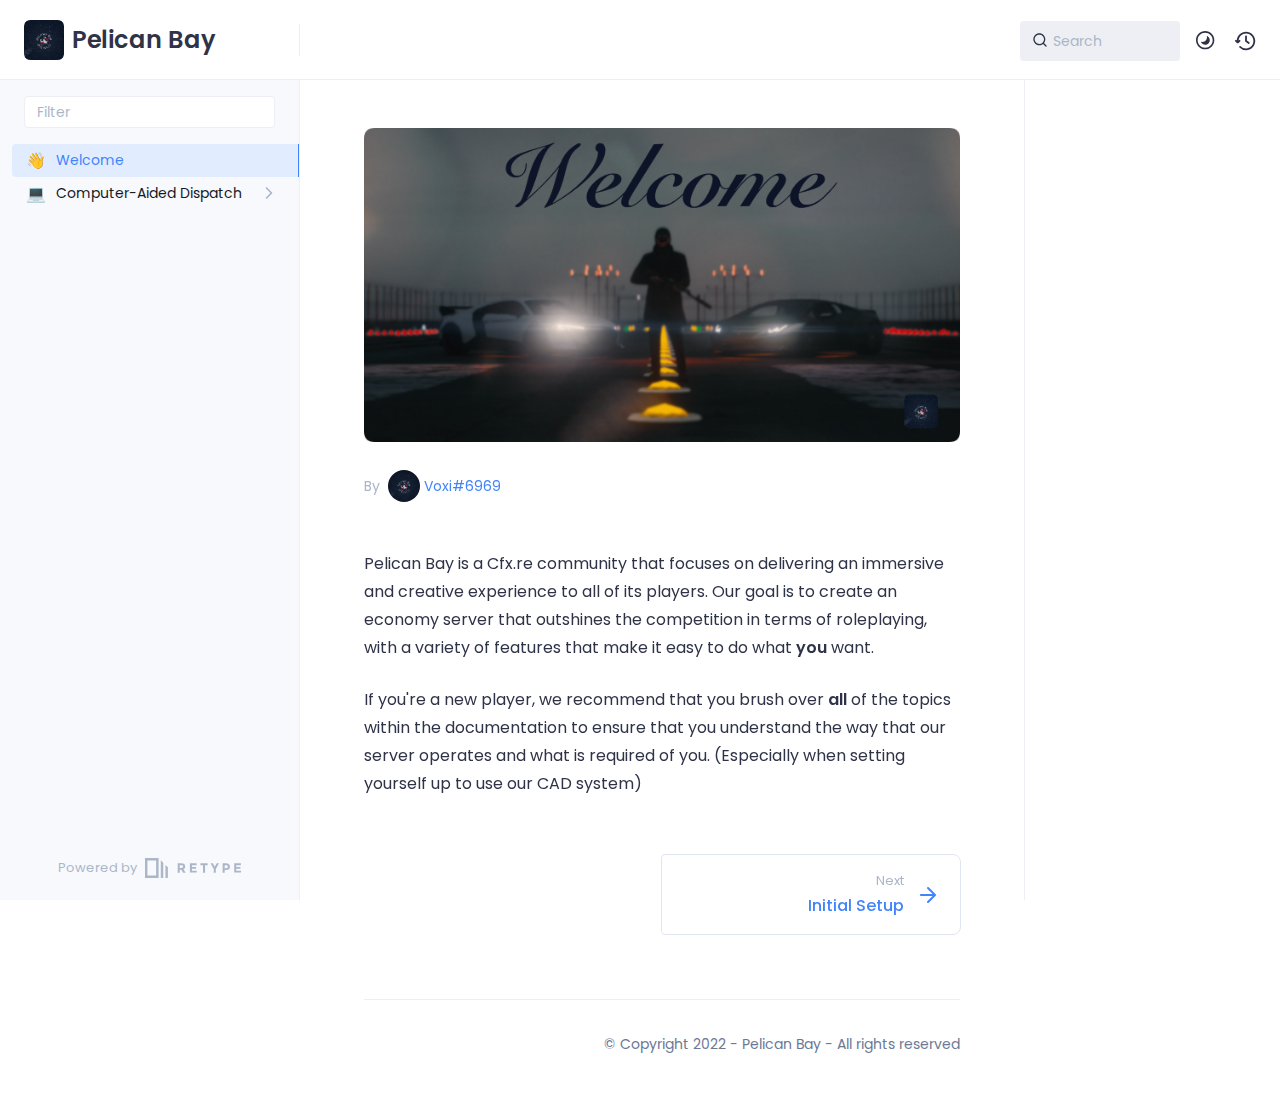
<file: index.html>
<!DOCTYPE html>
<html lang="en" class="h-full">
<head>
    <script async src="https://www.googletagmanager.com/gtag/js?id=G-7LH4N45TFX"></script>
    <script>window.dataLayer = window.dataLayer || [];function gtag(){dataLayer.push(arguments);}gtag('js', new Date());gtag('config', 'G-7LH4N45TFX');</script>

    <script>(function(w,d,s,l,i){w[l]=w[l]||[];w[l].push({'gtm.start':new Date().getTime(),event:'gtm.js'});var f=d.getElementsByTagName(s)[0],j=d.createElement(s),dl=l!='dataLayer'?'&l='+l:'';j.async=true;j.src='https://www.googletagmanager.com/gtm.js?id='+i+dl;f.parentNode.insertBefore(j,f);})(window,document,'script','dataLayer','GTM-K7JCK5R');</script>

    <script defer data-domain="docs.pelicanbaygaming.com" src="https://plausible.io/js/plausible.js"></script>

    <meta charset="UTF-8">
    <meta name="viewport" content="width=device-width,initial-scale=1">
    <meta name="turbo-cache-control" content="no-cache" data-turbo-track="reload" data-track-token="2.4.0.714319570742">

    <!-- See retype.com -->
    <meta name="generator" content="Retype 2.4.0">

    <!-- Primary Meta Tags -->
    <title>Welcome | Pelican Bay</title>
    <meta name="title" content="Welcome | Pelican Bay">
    <meta name="description" content="Pelican Bay is a Cfx.re community that focuses on delivering an immersive and creative experience to all of its players." />

    <!-- Canonical -->
    <link rel="canonical" href="https://docs.pelicanbaygaming.com/" />

    <!-- Open Graph / Facebook -->
    <meta property="og:type" content="website">
    <meta property="og:url" content="https://docs.pelicanbaygaming.com/">
    <meta property="og:title" content="Welcome | Pelican Bay">
    <meta property="og:description" content="Pelican Bay is a Cfx.re community that focuses on delivering an immersive and creative experience to all of its players.">
    <meta property="og:image" content="https://docs.pelicanbaygaming.com/static/images/welcome.png">

    <!-- Twitter -->
    <meta property="twitter:card" content="summary_large_image">
    <meta property="twitter:url" content="https://docs.pelicanbaygaming.com/">
    <meta property="twitter:title" content="Welcome | Pelican Bay">
    <meta property="twitter:description" content="Pelican Bay is a Cfx.re community that focuses on delivering an immersive and creative experience to all of its players.">
    <meta property="twitter:image" content="https://docs.pelicanbaygaming.com/static/images/welcome.png">

    <script>(function () { var el = document.documentElement, m = localStorage.getItem("doc_theme"), wm = window.matchMedia; if (m === "dark" || (!m && wm && wm("(prefers-color-scheme: dark)").matches)) { el.classList.add("dark") } else { el.classList.remove("dark") } })();</script>

    <link href="static/logo.png" rel="icon" />
    <link href="resources/css/retype.css?v=2.4.0.714319570742" rel="stylesheet" />

    <script type="text/javascript" src="resources/js/config.js?v=2.4.0.714319570742" data-turbo-eval="false" defer></script>
    <script type="text/javascript" src="resources/js/retype.js?v=2.4.0" data-turbo-eval="false" defer></script>
    <script id="lunr-js" type="text/javascript" src="resources/js/lunr.js?v=2.4.0.714319570742" data-turbo-eval="false" defer></script>
</head>
<body>
    <noscript><iframe src="https://www.googletagmanager.com/ns.html?id=GTM-K7JCK5R" height="0" width="0" style="display:none;visibility:hidden"></iframe></noscript>

    <div id="docs-app" class="relative text-base antialiased text-gray-700 bg-white font-body dark:bg-dark-850 dark:text-dark-300">
        <div class="absolute bottom-0 left-0 bg-gray-100 dark:bg-dark-800" style="top: 5rem; right: 50%"></div>
    
        <header id="docs-site-header" class="sticky top-0 z-30 flex w-full h-16 bg-white border-b border-gray-200 md:h-20 dark:bg-dark-850 dark:border-dark-650">
            <div class="container relative flex items-center justify-between grow pr-6 md:justify-start">
                <!-- Mobile menu button skeleton -->
                <button v-cloak class="skeleton docs-mobile-menu-button flex items-center justify-center shrink-0 overflow-hidden dark:text-white focus:outline-none rounded-full w-10 h-10 ml-3.5 md:hidden"><svg xmlns="http://www.w3.org/2000/svg" class="mb-px shrink-0" width="24" height="24" viewBox="0 0 24 24" role="presentation" style="margin-bottom: 0px;"><g fill="currentColor"><path d="M2 4h20v2H2zM2 11h20v2H2zM2 18h20v2H2z"></path></g></svg></button>
                <div v-cloak id="docs-sidebar-toggle"></div>
        
                <!-- Logo -->
                <div class="flex items-center justify-between h-full py-2 md:w-75">
                    <div class="flex items-center px-2 md:px-6">
                        <a id="docs-site-logo" href="" class="flex items-center leading-snug text-2xl">
                            <span class="w-10 mr-2 grow-0 shrink-0 overflow-hidden">
                                <img class="max-h-10 dark:hidden md:inline-block" src="static/logo.png">
                                <img class="max-h-10 hidden dark:inline-block" src="static/logo.png">
                            </span>
                            <span class="dark:text-white font-semibold line-clamp-1 md:line-clamp-2">Pelican Bay</span>
                        </a>
                    </div>
        
                    <span class="hidden h-8 border-r md:inline-block dark:border-dark-650"></span>
                </div>
        
                <div class="flex justify-between md:grow">
                    <!-- Top Nav -->
                    <nav class="hidden md:flex">
                        <ul class="flex flex-col mb-4 md:pl-16 md:mb-0 md:flex-row md:items-center">
                            
                        </ul>
                    </nav>
        
                    <!-- Header Right Skeleton -->
                    <div v-cloak class="flex justify-end grow skeleton">
        
                        <!-- Search input mock -->
                        <div class="relative hidden w-40 lg:block lg:max-w-sm lg:ml-auto">
                            <div class="absolute flex items-center justify-center h-full pl-3 dark:text-dark-300">
                                <svg xmlns="http://www.w3.org/2000/svg" class="icon-base" width="16" height="16" viewBox="0 0 24 24" aria-labelledby="icon" role="presentation"  style="margin-bottom: 1px;"><g fill="currentColor" ><path d="M21.71 20.29l-3.68-3.68A8.963 8.963 0 0020 11c0-4.96-4.04-9-9-9s-9 4.04-9 9 4.04 9 9 9c2.12 0 4.07-.74 5.61-1.97l3.68 3.68c.2.19.45.29.71.29s.51-.1.71-.29c.39-.39.39-1.03 0-1.42zM4 11c0-3.86 3.14-7 7-7s7 3.14 7 7c0 1.92-.78 3.66-2.04 4.93-.01.01-.02.01-.02.01-.01.01-.01.01-.01.02A6.98 6.98 0 0111 18c-3.86 0-7-3.14-7-7z" ></path></g></svg>
                            </div>
        
                            <input class="w-full h-10 transition-colors duration-200 ease-in bg-gray-200 border border-transparent rounded md:text-sm hover:bg-white hover:border-gray-300 focus:outline-none focus:bg-white focus:border-gray-500 dark:bg-dark-600 dark:border-dark-600 placeholder-gray-400 dark:placeholder-dark-400"
                            style="padding: 0.625rem 0.75rem 0.625rem 2rem" type="text" placeholder="Search" />
                        </div>
        
                        <!-- Mobile search button mock -->
                        <div class="flex items-center justify-center w-10 h-10 lg:hidden">
                            <svg xmlns="http://www.w3.org/2000/svg" class="shrink-0 icon-base" width="20" height="20" viewBox="0 0 24 24" aria-labelledby="icon" role="presentation"  style="margin-bottom: 0px;"><g fill="currentColor" ><path d="M21.71 20.29l-3.68-3.68A8.963 8.963 0 0020 11c0-4.96-4.04-9-9-9s-9 4.04-9 9 4.04 9 9 9c2.12 0 4.07-.74 5.61-1.97l3.68 3.68c.2.19.45.29.71.29s.51-.1.71-.29c.39-.39.39-1.03 0-1.42zM4 11c0-3.86 3.14-7 7-7s7 3.14 7 7c0 1.92-.78 3.66-2.04 4.93-.01.01-.02.01-.02.01-.01.01-.01.01-.01.02A6.98 6.98 0 0111 18c-3.86 0-7-3.14-7-7z" ></path></g></svg>
                        </div>
        
                        <!-- Dark mode switch placehokder -->
                        <div class="w-10 h-10 lg:ml-2"></div>
        
                        <!-- History button mock -->
                        <div class="flex items-center justify-center w-10 h-10" style="margin-right: -0.625rem;">
                            <svg xmlns="http://www.w3.org/2000/svg" class="shrink-0 icon-base" width="22" height="22" viewBox="0 0 24 24" aria-labelledby="icon" role="presentation"  style="margin-bottom: 0px;"><g fill="currentColor" ><g ><path d="M12.01 6.01c-.55 0-1 .45-1 1V12a1 1 0 00.4.8l3 2.22a.985.985 0 001.39-.2.996.996 0 00-.21-1.4l-2.6-1.92V7.01c.02-.55-.43-1-.98-1z"></path><path d="M12.01 1.91c-5.33 0-9.69 4.16-10.05 9.4l-.29-.26a.997.997 0 10-1.34 1.48l1.97 1.79c.19.17.43.26.67.26s.48-.09.67-.26l1.97-1.79a.997.997 0 10-1.34-1.48l-.31.28c.34-4.14 3.82-7.41 8.05-7.41 4.46 0 8.08 3.63 8.08 8.09s-3.63 8.08-8.08 8.08c-2.18 0-4.22-.85-5.75-2.4a.996.996 0 10-1.42 1.4 10.02 10.02 0 007.17 2.99c5.56 0 10.08-4.52 10.08-10.08.01-5.56-4.52-10.09-10.08-10.09z"></path></g></g></svg>
                        </div>
                    </div>
        
                    <div v-cloak class="flex justify-end grow">
                        <div id="docs-mobile-search-button"></div>
                        <doc-search-desktop></doc-search-desktop>
        
                        <doc-theme-switch class="lg:ml-2"></doc-theme-switch>
                        <doc-history></doc-history>
                    </div>
                </div>
            </div>
        </header>
    
        <div class="container relative flex bg-white">
            <!-- Sidebar Skeleton -->
            <div v-cloak class="fixed flex flex-col shrink-0 duration-300 ease-in-out bg-gray-100 border-gray-200 sidebar top-20 w-75 border-r h-screen md:sticky transition-transform skeleton dark:bg-dark-800 dark:border-dark-650">
            
                <!-- Render this div, if config.showSidebarFilter is `true` -->
                <div class="flex items-center h-16 px-6">
                    <input class="w-full h-8 px-3 py-2 transition-colors duration-200 ease-linear bg-white border border-gray-200 rounded shadow-none text-sm focus:outline-none focus:border-gray-600 dark:bg-dark-600 dark:border-dark-600" type="text" placeholder="Filter" />
                </div>
            
                <div class="pl-6 mb-4 mt-1">
                    <div class="w-32 h-3 mb-4 bg-gray-200 rounded-full loading dark:bg-dark-600"></div>
                    <div class="w-48 h-3 mb-4 bg-gray-200 rounded-full loading dark:bg-dark-600"></div>
                    <div class="w-40 h-3 mb-4 bg-gray-200 rounded-full loading dark:bg-dark-600"></div>
                    <div class="w-32 h-3 mb-4 bg-gray-200 rounded-full loading dark:bg-dark-600"></div>
                    <div class="w-48 h-3 mb-4 bg-gray-200 rounded-full loading dark:bg-dark-600"></div>
                    <div class="w-40 h-3 mb-4 bg-gray-200 rounded-full loading dark:bg-dark-600"></div>
                </div>
            
                <div class="shrink-0 mt-auto bg-transparent dark:border-dark-650">
                    <a class="flex items-center justify-center flex-nowrap h-16 text-gray-400 dark:text-dark-400 hover:text-gray-700 dark:hover:text-dark-300 transition-colors duration-150 ease-in docs-powered-by" target="_blank" href="https://retype.com/" rel="noopener">
                        <span class="text-xs whitespace-nowrap">Powered by</span>
                        <svg xmlns="http://www.w3.org/2000/svg" class="ml-2" fill="currentColor" width="96" height="20" overflow="visible"><path d="M0 0v20h13.59V0H0zm11.15 17.54H2.44V2.46h8.71v15.08zM15.8 20h2.44V4.67L15.8 2.22zM20.45 6.89V20h2.44V9.34z"/><g><path d="M40.16 8.44c0 1.49-.59 2.45-1.75 2.88l2.34 3.32h-2.53l-2.04-2.96h-1.43v2.96h-2.06V5.36h3.5c1.43 0 2.46.24 3.07.73s.9 1.27.9 2.35zm-2.48 1.1c.26-.23.38-.59.38-1.09 0-.5-.13-.84-.4-1.03s-.73-.28-1.39-.28h-1.54v2.75h1.5c.72 0 1.2-.12 1.45-.35zM51.56 5.36V7.2h-4.59v1.91h4.13v1.76h-4.13v1.92h4.74v1.83h-6.79V5.36h6.64zM60.09 7.15v7.48h-2.06V7.15h-2.61V5.36h7.28v1.79h-2.61zM70.81 14.64h-2.06v-3.66l-3.19-5.61h2.23l1.99 3.45 1.99-3.45H74l-3.19 5.61v3.66zM83.99 6.19c.65.55.97 1.4.97 2.55s-.33 1.98-1 2.51-1.68.8-3.04.8h-1.23v2.59h-2.06V5.36h3.26c1.42 0 2.45.28 3.1.83zm-1.51 3.65c.25-.28.37-.69.37-1.22s-.16-.92-.48-1.14c-.32-.23-.82-.34-1.5-.34H79.7v3.12h1.38c.68 0 1.15-.14 1.4-.42zM95.85 5.36V7.2h-4.59v1.91h4.13v1.76h-4.13v1.92H96v1.83h-6.79V5.36h6.64z"/></g></svg>
                    </a>
                </div>
            </div>
            
            <!-- Sidebar component -->
            <doc-sidebar v-cloak>
                <template #sidebar-footer>
                    <div class="shrink-0 mt-auto border-t md:bg-transparent md:border-none dark:border-dark-650">
            
                        <a class="flex items-center justify-center flex-nowrap h-16 text-gray-400 dark:text-dark-400 hover:text-gray-700 dark:hover:text-dark-300 transition-colors duration-150 ease-in docs-powered-by" target="_blank" href="https://retype.com/" rel="noopener">
                            <span class="text-xs whitespace-nowrap">Powered by</span>
                            <svg xmlns="http://www.w3.org/2000/svg" class="ml-2" fill="currentColor" width="96" height="20" overflow="visible"><path d="M0 0v20h13.59V0H0zm11.15 17.54H2.44V2.46h8.71v15.08zM15.8 20h2.44V4.67L15.8 2.22zM20.45 6.89V20h2.44V9.34z"/><g><path d="M40.16 8.44c0 1.49-.59 2.45-1.75 2.88l2.34 3.32h-2.53l-2.04-2.96h-1.43v2.96h-2.06V5.36h3.5c1.43 0 2.46.24 3.07.73s.9 1.27.9 2.35zm-2.48 1.1c.26-.23.38-.59.38-1.09 0-.5-.13-.84-.4-1.03s-.73-.28-1.39-.28h-1.54v2.75h1.5c.72 0 1.2-.12 1.45-.35zM51.56 5.36V7.2h-4.59v1.91h4.13v1.76h-4.13v1.92h4.74v1.83h-6.79V5.36h6.64zM60.09 7.15v7.48h-2.06V7.15h-2.61V5.36h7.28v1.79h-2.61zM70.81 14.64h-2.06v-3.66l-3.19-5.61h2.23l1.99 3.45 1.99-3.45H74l-3.19 5.61v3.66zM83.99 6.19c.65.55.97 1.4.97 2.55s-.33 1.98-1 2.51-1.68.8-3.04.8h-1.23v2.59h-2.06V5.36h3.26c1.42 0 2.45.28 3.1.83zm-1.51 3.65c.25-.28.37-.69.37-1.22s-.16-.92-.48-1.14c-.32-.23-.82-.34-1.5-.34H79.7v3.12h1.38c.68 0 1.15-.14 1.4-.42zM95.85 5.36V7.2h-4.59v1.91h4.13v1.76h-4.13v1.92H96v1.83h-6.79V5.36h6.64z"/></g></svg>
                        </a>
                    </div>
                </template>
            </doc-sidebar>
    
            <div class="grow min-w-0 dark:bg-dark-850">
                <!-- Render "toolbar" template here on api pages --><!-- Render page content -->
                <div class="flex">
                    <div class="grow min-w-0 px-6 md:px-16">
                        <main class="relative pt-6 pb-16">
                            <div class="docs-markdown" id="docs-content">
                                <!-- Rendered if sidebar right is enabled -->
                                <div id="docs-sidebar-right-toggle"></div>
                
                                <!-- Page content  -->
<p><figure class="content-center">
    <img src="static/images/welcome.png" alt="" />
    <figcaption class="caption"></figcaption>
</figure>
</p>
<doc-anchor-target id="section" class="break-words">
    <h1>
        <doc-anchor-trigger class="header-anchor-trigger" to="#section">#</doc-anchor-trigger>
        <span></span>
    </h1>
</doc-anchor-target>
<div class="-mt-3 mb-12 flex flex-wrap text-sm text-gray-400 dark:text-dark-350 items-center">
    <div class="flex items-center">
        <div>By</div>
        <div class="ml-2 flex items-center">
          <div class="shrink-0 w-8 h-8 overflow-hidden rounded-full">
            <a href="https://voxi.codes"><img class="object-cover" src="static/logo.png"/></a>
          </div>
          <div class="ml-1 whitespace-nowrap text-gray-500 dark:text-dark-350"><a href="https://voxi.codes">Voxi#6969</a></div>
        </div>
    </div>
</div>

<p>Pelican Bay is a Cfx.re community that focuses on delivering an immersive and creative experience to all of its players. Our goal is to create an economy server that outshines the competition in terms of roleplaying, with a variety of features that make it easy to do what <strong>you</strong> want.</p>
<p>If you&#x27;re a new player, we recommend that you brush over <strong>all</strong> of the topics within the documentation to ensure that you understand the way that our server operates and what is required of you. (Especially when setting yourself up to use our CAD system)</p>

                                
                                <!-- Required only on API pages -->
                                <doc-toolbar-member-filter-no-results />
                            </div>
                            <footer class="clear-both">
                            
                                <nav class="flex mt-14">
                                    <div class="w-1/2">
                                    </div>
                            
                                    <div class="w-1/2">
                                        <a class="px-5 py-4 -mx-px h-full flex items-center justify-end break-normal font-medium text-blue-500 dark:text-blue-400 border border-gray-300 hover:border-gray-400 dark:border-dark-650 dark:hover:border-dark-450 rounded-l rounded-r-lg transition-colors duration-150 relative hover:z-5" href="cad/setup/">
                                            <span>
                                                <span class="block text-xs font-normal text-right text-gray-400 dark:text-dark-400">Next</span>
                                                <span class="block mt-1">Initial Setup</span>
                                            </span>
                                            <svg xmlns="http://www.w3.org/2000/svg" class="ml-3" width="24" height="24" viewBox="0 0 24 24" fill="currentColor" overflow="visible"><path d="M19.92 12.38a1 1 0 00-.22-1.09l-7-7a.996.996 0 10-1.41 1.41l5.3 5.3H5c-.55 0-1 .45-1 1s.45 1 1 1h11.59l-5.29 5.29a.996.996 0 000 1.41c.19.2.44.3.7.3s.51-.1.71-.29l7-7c.09-.09.16-.21.21-.33z" /><path fill="none" d="M0 0h24v24H0z" /></svg>
                                        </a>
                                    </div>
                                </nav>
                            </footer>
                        </main>
                
                        <div class="border-t dark:border-dark-650 pt-6 mb-8">
                            <footer class="flex flex-wrap items-center justify-between">
                                <div>
                                    <ul class="flex flex-wrap items-center text-sm">
                                    </ul>
                                </div>
                                <div class="docs-copyright py-2 text-gray-500 dark:text-dark-350 text-sm leading-relaxed"><p>© Copyright 2022 - Pelican Bay - All rights reserved</p></div>
                            </footer>
                        </div>
                    </div>
                
                    <!-- Rendered if sidebar right is enabled -->
                    <!-- Sidebar right skeleton-->
                    <div v-cloak class="fixed top-0 bottom-0 right-0 translate-x-full bg-white border-gray-200 lg:sticky lg:border-l lg:shrink-0 lg:pt-6 lg:transform-none sm:w-1/2 lg:w-64 lg:z-0 md:w-104 sidebar-right skeleton dark:bg-dark-850 dark:border-dark-650">
                        <div class="pl-5">
                            <div class="w-32 h-3 mb-4 bg-gray-200 dark:bg-dark-600 rounded-full loading"></div>
                            <div class="w-48 h-3 mb-4 bg-gray-200 dark:bg-dark-600 rounded-full loading"></div>
                            <div class="w-40 h-3 mb-4 bg-gray-200 dark:bg-dark-600 rounded-full loading"></div>
                        </div>
                    </div>
                
                    <!-- User should be able to hide sidebar right -->
                    <doc-sidebar-right v-cloak></doc-sidebar-right>
                </div>

            </div>
        </div>
    
        <doc-search-mobile></doc-search-mobile>
        <doc-back-to-top></doc-back-to-top>
    </div>


    <div id="docs-overlay-target"></div>

    <script>window.__DOCS__ = { "title": "Welcome", isRoot: true, level: 0, icon: "file", hasPrism: false, hasMermaid: false, hasMath: false }</script>
</body>
</html>
</file>
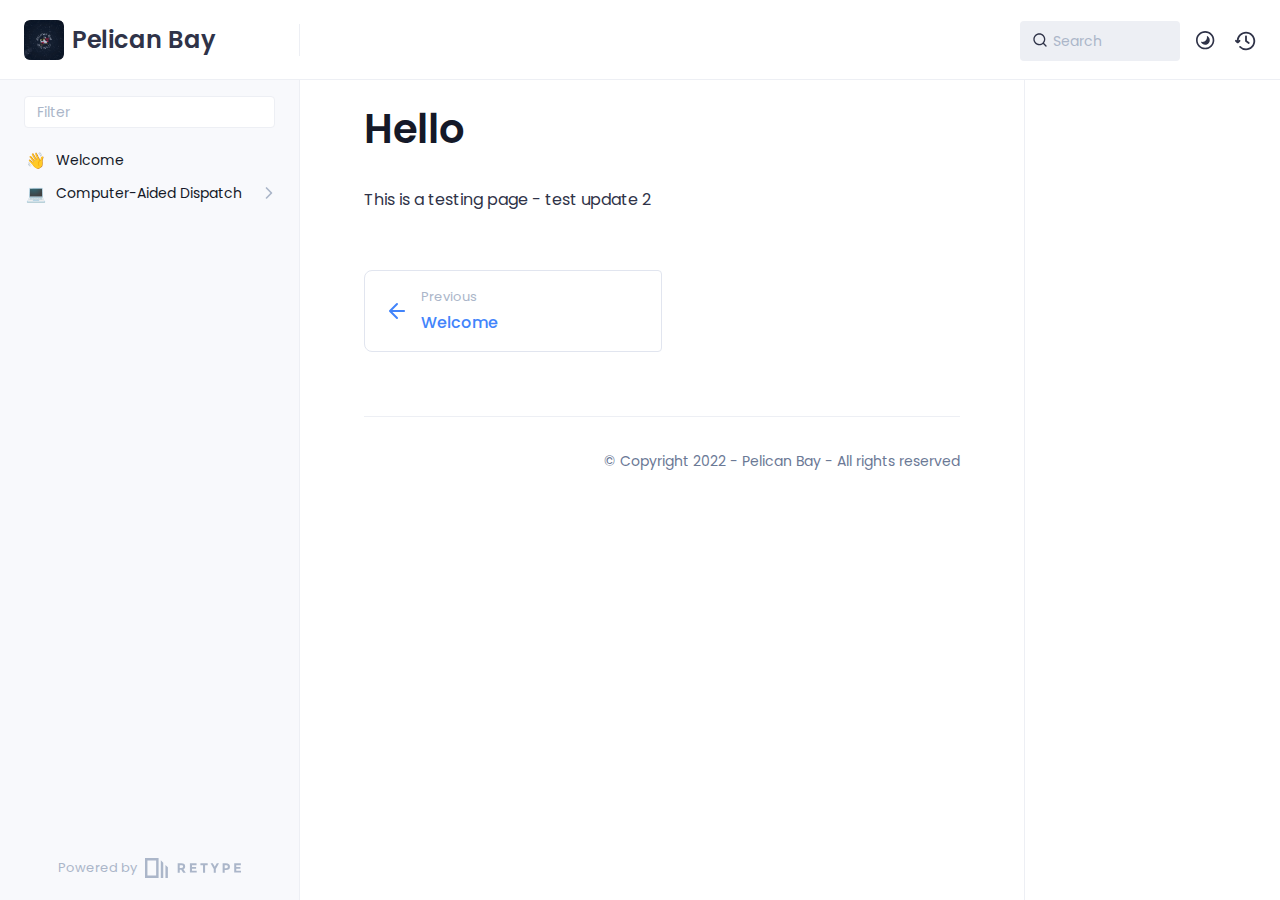
<file: hello/index.html>
<!DOCTYPE html>
<html lang="en" class="h-full">
<head>
    <script async src="https://www.googletagmanager.com/gtag/js?id=G-7LH4N45TFX"></script>
    <script>window.dataLayer = window.dataLayer || [];function gtag(){dataLayer.push(arguments);}gtag('js', new Date());gtag('config', 'G-7LH4N45TFX');</script>

    <script>(function(w,d,s,l,i){w[l]=w[l]||[];w[l].push({'gtm.start':new Date().getTime(),event:'gtm.js'});var f=d.getElementsByTagName(s)[0],j=d.createElement(s),dl=l!='dataLayer'?'&l='+l:'';j.async=true;j.src='https://www.googletagmanager.com/gtm.js?id='+i+dl;f.parentNode.insertBefore(j,f);})(window,document,'script','dataLayer','GTM-K7JCK5R');</script>

    <script defer data-domain="pelicanbay.github.io" src="https://plausible.io/js/plausible.js"></script>

    <meta charset="UTF-8">
    <meta name="viewport" content="width=device-width,initial-scale=1">
    <meta name="turbo-cache-control" content="no-cache" data-turbo-track="reload" data-track-token="2.4.0.714247432270">

    <!-- See retype.com -->
    <meta name="generator" content="Retype 2.4.0">

    <!-- Primary Meta Tags -->
    <title>Hello | Pelican Bay</title>
    <meta name="title" content="Hello | Pelican Bay">
    <meta name="description" content="This is a testing page - test update 2" />

    <!-- Canonical -->
    <link rel="canonical" href="https://pelicanbay.github.io/hello/" />

    <!-- Open Graph / Facebook -->
    <meta property="og:type" content="website">
    <meta property="og:url" content="https://pelicanbay.github.io/hello/">
    <meta property="og:title" content="Hello | Pelican Bay">
    <meta property="og:description" content="This is a testing page - test update 2">

    <!-- Twitter -->
    <meta property="twitter:card" content="summary_large_image">
    <meta property="twitter:url" content="https://pelicanbay.github.io/hello/">
    <meta property="twitter:title" content="Hello | Pelican Bay">
    <meta property="twitter:description" content="This is a testing page - test update 2">

    <script>(function () { var el = document.documentElement, m = localStorage.getItem("doc_theme"), wm = window.matchMedia; if (m === "dark" || (!m && wm && wm("(prefers-color-scheme: dark)").matches)) { el.classList.add("dark") } else { el.classList.remove("dark") } })();</script>

    <link href="../static/logo.png" rel="icon" />
    <link href="../resources/css/retype.css?v=2.4.0.714247432270" rel="stylesheet" />

    <script type="text/javascript" src="../resources/js/config.js?v=2.4.0.714247432270" data-turbo-eval="false" defer></script>
    <script type="text/javascript" src="../resources/js/retype.js?v=2.4.0" data-turbo-eval="false" defer></script>
    <script id="lunr-js" type="text/javascript" src="../resources/js/lunr.js?v=2.4.0.714247432270" data-turbo-eval="false" defer></script>
</head>
<body>
    <noscript><iframe src="https://www.googletagmanager.com/ns.html?id=GTM-K7JCK5R" height="0" width="0" style="display:none;visibility:hidden"></iframe></noscript>

    <div id="docs-app" class="relative text-base antialiased text-gray-700 bg-white font-body dark:bg-dark-850 dark:text-dark-300">
        <div class="absolute bottom-0 left-0 bg-gray-100 dark:bg-dark-800" style="top: 5rem; right: 50%"></div>
    
        <header id="docs-site-header" class="sticky top-0 z-30 flex w-full h-16 bg-white border-b border-gray-200 md:h-20 dark:bg-dark-850 dark:border-dark-650">
            <div class="container relative flex items-center justify-between grow pr-6 md:justify-start">
                <!-- Mobile menu button skeleton -->
                <button v-cloak class="skeleton docs-mobile-menu-button flex items-center justify-center shrink-0 overflow-hidden dark:text-white focus:outline-none rounded-full w-10 h-10 ml-3.5 md:hidden"><svg xmlns="http://www.w3.org/2000/svg" class="mb-px shrink-0" width="24" height="24" viewBox="0 0 24 24" role="presentation" style="margin-bottom: 0px;"><g fill="currentColor"><path d="M2 4h20v2H2zM2 11h20v2H2zM2 18h20v2H2z"></path></g></svg></button>
                <div v-cloak id="docs-sidebar-toggle"></div>
        
                <!-- Logo -->
                <div class="flex items-center justify-between h-full py-2 md:w-75">
                    <div class="flex items-center px-2 md:px-6">
                        <a id="docs-site-logo" href="../" class="flex items-center leading-snug text-2xl">
                            <span class="w-10 mr-2 grow-0 shrink-0 overflow-hidden">
                                <img class="max-h-10 dark:hidden md:inline-block" src="../static/logo.png">
                                <img class="max-h-10 hidden dark:inline-block" src="../static/logo.png">
                            </span>
                            <span class="dark:text-white font-semibold line-clamp-1 md:line-clamp-2">Pelican Bay</span>
                        </a>
                    </div>
        
                    <span class="hidden h-8 border-r md:inline-block dark:border-dark-650"></span>
                </div>
        
                <div class="flex justify-between md:grow">
                    <!-- Top Nav -->
                    <nav class="hidden md:flex">
                        <ul class="flex flex-col mb-4 md:pl-16 md:mb-0 md:flex-row md:items-center">
                            
                        </ul>
                    </nav>
        
                    <!-- Header Right Skeleton -->
                    <div v-cloak class="flex justify-end grow skeleton">
        
                        <!-- Search input mock -->
                        <div class="relative hidden w-40 lg:block lg:max-w-sm lg:ml-auto">
                            <div class="absolute flex items-center justify-center h-full pl-3 dark:text-dark-300">
                                <svg xmlns="http://www.w3.org/2000/svg" class="icon-base" width="16" height="16" viewBox="0 0 24 24" aria-labelledby="icon" role="presentation"  style="margin-bottom: 1px;"><g fill="currentColor" ><path d="M21.71 20.29l-3.68-3.68A8.963 8.963 0 0020 11c0-4.96-4.04-9-9-9s-9 4.04-9 9 4.04 9 9 9c2.12 0 4.07-.74 5.61-1.97l3.68 3.68c.2.19.45.29.71.29s.51-.1.71-.29c.39-.39.39-1.03 0-1.42zM4 11c0-3.86 3.14-7 7-7s7 3.14 7 7c0 1.92-.78 3.66-2.04 4.93-.01.01-.02.01-.02.01-.01.01-.01.01-.01.02A6.98 6.98 0 0111 18c-3.86 0-7-3.14-7-7z" ></path></g></svg>
                            </div>
        
                            <input class="w-full h-10 transition-colors duration-200 ease-in bg-gray-200 border border-transparent rounded md:text-sm hover:bg-white hover:border-gray-300 focus:outline-none focus:bg-white focus:border-gray-500 dark:bg-dark-600 dark:border-dark-600 placeholder-gray-400 dark:placeholder-dark-400"
                            style="padding: 0.625rem 0.75rem 0.625rem 2rem" type="text" placeholder="Search" />
                        </div>
        
                        <!-- Mobile search button mock -->
                        <div class="flex items-center justify-center w-10 h-10 lg:hidden">
                            <svg xmlns="http://www.w3.org/2000/svg" class="shrink-0 icon-base" width="20" height="20" viewBox="0 0 24 24" aria-labelledby="icon" role="presentation"  style="margin-bottom: 0px;"><g fill="currentColor" ><path d="M21.71 20.29l-3.68-3.68A8.963 8.963 0 0020 11c0-4.96-4.04-9-9-9s-9 4.04-9 9 4.04 9 9 9c2.12 0 4.07-.74 5.61-1.97l3.68 3.68c.2.19.45.29.71.29s.51-.1.71-.29c.39-.39.39-1.03 0-1.42zM4 11c0-3.86 3.14-7 7-7s7 3.14 7 7c0 1.92-.78 3.66-2.04 4.93-.01.01-.02.01-.02.01-.01.01-.01.01-.01.02A6.98 6.98 0 0111 18c-3.86 0-7-3.14-7-7z" ></path></g></svg>
                        </div>
        
                        <!-- Dark mode switch placehokder -->
                        <div class="w-10 h-10 lg:ml-2"></div>
        
                        <!-- History button mock -->
                        <div class="flex items-center justify-center w-10 h-10" style="margin-right: -0.625rem;">
                            <svg xmlns="http://www.w3.org/2000/svg" class="shrink-0 icon-base" width="22" height="22" viewBox="0 0 24 24" aria-labelledby="icon" role="presentation"  style="margin-bottom: 0px;"><g fill="currentColor" ><g ><path d="M12.01 6.01c-.55 0-1 .45-1 1V12a1 1 0 00.4.8l3 2.22a.985.985 0 001.39-.2.996.996 0 00-.21-1.4l-2.6-1.92V7.01c.02-.55-.43-1-.98-1z"></path><path d="M12.01 1.91c-5.33 0-9.69 4.16-10.05 9.4l-.29-.26a.997.997 0 10-1.34 1.48l1.97 1.79c.19.17.43.26.67.26s.48-.09.67-.26l1.97-1.79a.997.997 0 10-1.34-1.48l-.31.28c.34-4.14 3.82-7.41 8.05-7.41 4.46 0 8.08 3.63 8.08 8.09s-3.63 8.08-8.08 8.08c-2.18 0-4.22-.85-5.75-2.4a.996.996 0 10-1.42 1.4 10.02 10.02 0 007.17 2.99c5.56 0 10.08-4.52 10.08-10.08.01-5.56-4.52-10.09-10.08-10.09z"></path></g></g></svg>
                        </div>
                    </div>
        
                    <div v-cloak class="flex justify-end grow">
                        <div id="docs-mobile-search-button"></div>
                        <doc-search-desktop></doc-search-desktop>
        
                        <doc-theme-switch class="lg:ml-2"></doc-theme-switch>
                        <doc-history></doc-history>
                    </div>
                </div>
            </div>
        </header>
    
        <div class="container relative flex bg-white">
            <!-- Sidebar Skeleton -->
            <div v-cloak class="fixed flex flex-col shrink-0 duration-300 ease-in-out bg-gray-100 border-gray-200 sidebar top-20 w-75 border-r h-screen md:sticky transition-transform skeleton dark:bg-dark-800 dark:border-dark-650">
            
                <!-- Render this div, if config.showSidebarFilter is `true` -->
                <div class="flex items-center h-16 px-6">
                    <input class="w-full h-8 px-3 py-2 transition-colors duration-200 ease-linear bg-white border border-gray-200 rounded shadow-none text-sm focus:outline-none focus:border-gray-600 dark:bg-dark-600 dark:border-dark-600" type="text" placeholder="Filter" />
                </div>
            
                <div class="pl-6 mb-4 mt-1">
                    <div class="w-32 h-3 mb-4 bg-gray-200 rounded-full loading dark:bg-dark-600"></div>
                    <div class="w-48 h-3 mb-4 bg-gray-200 rounded-full loading dark:bg-dark-600"></div>
                    <div class="w-40 h-3 mb-4 bg-gray-200 rounded-full loading dark:bg-dark-600"></div>
                    <div class="w-32 h-3 mb-4 bg-gray-200 rounded-full loading dark:bg-dark-600"></div>
                    <div class="w-48 h-3 mb-4 bg-gray-200 rounded-full loading dark:bg-dark-600"></div>
                    <div class="w-40 h-3 mb-4 bg-gray-200 rounded-full loading dark:bg-dark-600"></div>
                </div>
            
                <div class="shrink-0 mt-auto bg-transparent dark:border-dark-650">
                    <a class="flex items-center justify-center flex-nowrap h-16 text-gray-400 dark:text-dark-400 hover:text-gray-700 dark:hover:text-dark-300 transition-colors duration-150 ease-in docs-powered-by" target="_blank" href="https://retype.com/" rel="noopener">
                        <span class="text-xs whitespace-nowrap">Powered by</span>
                        <svg xmlns="http://www.w3.org/2000/svg" class="ml-2" fill="currentColor" width="96" height="20" overflow="visible"><path d="M0 0v20h13.59V0H0zm11.15 17.54H2.44V2.46h8.71v15.08zM15.8 20h2.44V4.67L15.8 2.22zM20.45 6.89V20h2.44V9.34z"/><g><path d="M40.16 8.44c0 1.49-.59 2.45-1.75 2.88l2.34 3.32h-2.53l-2.04-2.96h-1.43v2.96h-2.06V5.36h3.5c1.43 0 2.46.24 3.07.73s.9 1.27.9 2.35zm-2.48 1.1c.26-.23.38-.59.38-1.09 0-.5-.13-.84-.4-1.03s-.73-.28-1.39-.28h-1.54v2.75h1.5c.72 0 1.2-.12 1.45-.35zM51.56 5.36V7.2h-4.59v1.91h4.13v1.76h-4.13v1.92h4.74v1.83h-6.79V5.36h6.64zM60.09 7.15v7.48h-2.06V7.15h-2.61V5.36h7.28v1.79h-2.61zM70.81 14.64h-2.06v-3.66l-3.19-5.61h2.23l1.99 3.45 1.99-3.45H74l-3.19 5.61v3.66zM83.99 6.19c.65.55.97 1.4.97 2.55s-.33 1.98-1 2.51-1.68.8-3.04.8h-1.23v2.59h-2.06V5.36h3.26c1.42 0 2.45.28 3.1.83zm-1.51 3.65c.25-.28.37-.69.37-1.22s-.16-.92-.48-1.14c-.32-.23-.82-.34-1.5-.34H79.7v3.12h1.38c.68 0 1.15-.14 1.4-.42zM95.85 5.36V7.2h-4.59v1.91h4.13v1.76h-4.13v1.92H96v1.83h-6.79V5.36h6.64z"/></g></svg>
                    </a>
                </div>
            </div>
            
            <!-- Sidebar component -->
            <doc-sidebar v-cloak>
                <template #sidebar-footer>
                    <div class="shrink-0 mt-auto border-t md:bg-transparent md:border-none dark:border-dark-650">
            
                        <a class="flex items-center justify-center flex-nowrap h-16 text-gray-400 dark:text-dark-400 hover:text-gray-700 dark:hover:text-dark-300 transition-colors duration-150 ease-in docs-powered-by" target="_blank" href="https://retype.com/" rel="noopener">
                            <span class="text-xs whitespace-nowrap">Powered by</span>
                            <svg xmlns="http://www.w3.org/2000/svg" class="ml-2" fill="currentColor" width="96" height="20" overflow="visible"><path d="M0 0v20h13.59V0H0zm11.15 17.54H2.44V2.46h8.71v15.08zM15.8 20h2.44V4.67L15.8 2.22zM20.45 6.89V20h2.44V9.34z"/><g><path d="M40.16 8.44c0 1.49-.59 2.45-1.75 2.88l2.34 3.32h-2.53l-2.04-2.96h-1.43v2.96h-2.06V5.36h3.5c1.43 0 2.46.24 3.07.73s.9 1.27.9 2.35zm-2.48 1.1c.26-.23.38-.59.38-1.09 0-.5-.13-.84-.4-1.03s-.73-.28-1.39-.28h-1.54v2.75h1.5c.72 0 1.2-.12 1.45-.35zM51.56 5.36V7.2h-4.59v1.91h4.13v1.76h-4.13v1.92h4.74v1.83h-6.79V5.36h6.64zM60.09 7.15v7.48h-2.06V7.15h-2.61V5.36h7.28v1.79h-2.61zM70.81 14.64h-2.06v-3.66l-3.19-5.61h2.23l1.99 3.45 1.99-3.45H74l-3.19 5.61v3.66zM83.99 6.19c.65.55.97 1.4.97 2.55s-.33 1.98-1 2.51-1.68.8-3.04.8h-1.23v2.59h-2.06V5.36h3.26c1.42 0 2.45.28 3.1.83zm-1.51 3.65c.25-.28.37-.69.37-1.22s-.16-.92-.48-1.14c-.32-.23-.82-.34-1.5-.34H79.7v3.12h1.38c.68 0 1.15-.14 1.4-.42zM95.85 5.36V7.2h-4.59v1.91h4.13v1.76h-4.13v1.92H96v1.83h-6.79V5.36h6.64z"/></g></svg>
                        </a>
                    </div>
                </template>
            </doc-sidebar>
    
            <div class="grow min-w-0 dark:bg-dark-850">
                <!-- Render "toolbar" template here on api pages --><!-- Render page content -->
                <div class="flex">
                    <div class="grow min-w-0 px-6 md:px-16">
                        <main class="relative pt-6 pb-16">
                            <div class="docs-markdown" id="docs-content">
                                <!-- Rendered if sidebar right is enabled -->
                                <div id="docs-sidebar-right-toggle"></div>
                
                                <!-- Page content  -->
<doc-anchor-target id="hello" class="break-words">
    <h1>
        <doc-anchor-trigger class="header-anchor-trigger" to="#hello">#</doc-anchor-trigger>
        <span>Hello</span>
    </h1>
</doc-anchor-target>
<p>This is a testing page - test update 2</p>

                                
                                <!-- Required only on API pages -->
                                <doc-toolbar-member-filter-no-results />
                            </div>
                            <footer class="clear-both">
                            
                                <nav class="flex mt-14">
                                    <div class="w-1/2">
                                        <a class="px-5 py-4 h-full flex items-center break-normal font-medium text-blue-500 dark:text-blue-400 border border-gray-300 hover:border-gray-400 dark:border-dark-650 dark:hover:border-dark-450 rounded-r rounded-l-lg transition-colors duration-150 relative hover:z-5" href="../">
                                            <svg xmlns="http://www.w3.org/2000/svg" class="mr-3" width="24" height="24" viewBox="0 0 24 24" fill="currentColor" overflow="visible"><path d="M19 11H7.41l5.29-5.29a.996.996 0 10-1.41-1.41l-7 7a1 1 0 000 1.42l7 7a1.024 1.024 0 001.42-.01.996.996 0 000-1.41L7.41 13H19c.55 0 1-.45 1-1s-.45-1-1-1z" /><path fill="none" d="M0 0h24v24H0z" /></svg>
                                            <span>
                                                <span class="block text-xs font-normal text-gray-400 dark:text-dark-400">Previous</span>
                                                <span class="block mt-1">Welcome</span>
                                            </span>
                                        </a>
                                    </div>
                            
                                    <div class="w-1/2">
                                    </div>
                                </nav>
                            </footer>
                        </main>
                
                        <div class="border-t dark:border-dark-650 pt-6 mb-8">
                            <footer class="flex flex-wrap items-center justify-between">
                                <div>
                                    <ul class="flex flex-wrap items-center text-sm">
                                    </ul>
                                </div>
                                <div class="docs-copyright py-2 text-gray-500 dark:text-dark-350 text-sm leading-relaxed"><p>© Copyright 2022 - Pelican Bay - All rights reserved</p></div>
                            </footer>
                        </div>
                    </div>
                
                    <!-- Rendered if sidebar right is enabled -->
                    <!-- Sidebar right skeleton-->
                    <div v-cloak class="fixed top-0 bottom-0 right-0 translate-x-full bg-white border-gray-200 lg:sticky lg:border-l lg:shrink-0 lg:pt-6 lg:transform-none sm:w-1/2 lg:w-64 lg:z-0 md:w-104 sidebar-right skeleton dark:bg-dark-850 dark:border-dark-650">
                        <div class="pl-5">
                            <div class="w-32 h-3 mb-4 bg-gray-200 dark:bg-dark-600 rounded-full loading"></div>
                            <div class="w-48 h-3 mb-4 bg-gray-200 dark:bg-dark-600 rounded-full loading"></div>
                            <div class="w-40 h-3 mb-4 bg-gray-200 dark:bg-dark-600 rounded-full loading"></div>
                        </div>
                    </div>
                
                    <!-- User should be able to hide sidebar right -->
                    <doc-sidebar-right v-cloak></doc-sidebar-right>
                </div>

            </div>
        </div>
    
        <doc-search-mobile></doc-search-mobile>
        <doc-back-to-top></doc-back-to-top>
    </div>


    <div id="docs-overlay-target"></div>

    <script>window.__DOCS__ = { "title": "Hello", level: 1, icon: "file", hasPrism: false, hasMermaid: false, hasMath: false }</script>
</body>
</html>
</file>
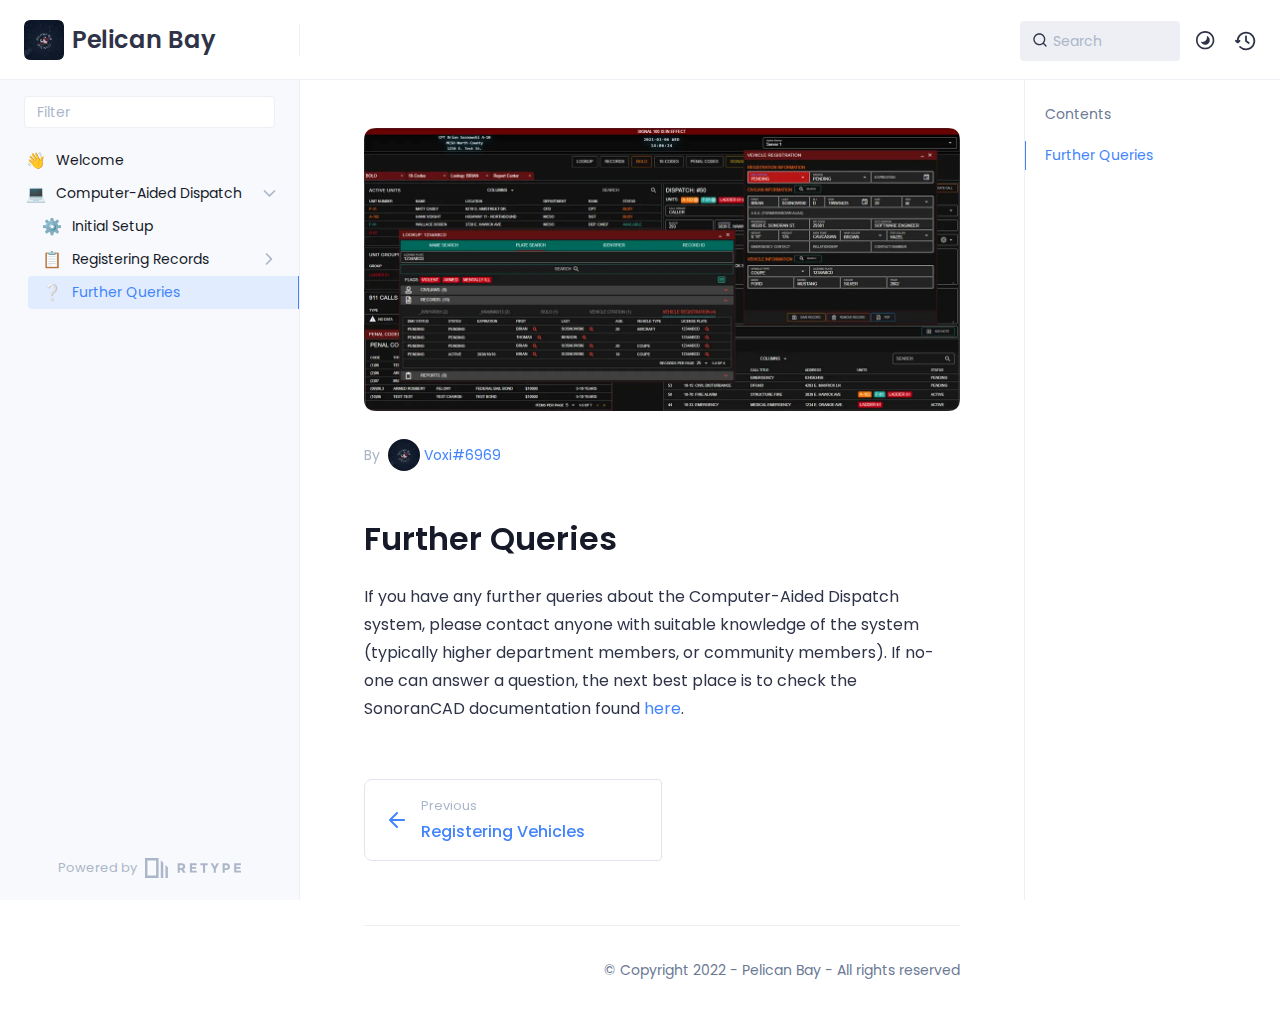
<file: cad/queries/index.html>
<!DOCTYPE html>
<html lang="en" class="h-full">
<head>
    <script async src="https://www.googletagmanager.com/gtag/js?id=G-7LH4N45TFX"></script>
    <script>window.dataLayer = window.dataLayer || [];function gtag(){dataLayer.push(arguments);}gtag('js', new Date());gtag('config', 'G-7LH4N45TFX');</script>

    <script>(function(w,d,s,l,i){w[l]=w[l]||[];w[l].push({'gtm.start':new Date().getTime(),event:'gtm.js'});var f=d.getElementsByTagName(s)[0],j=d.createElement(s),dl=l!='dataLayer'?'&l='+l:'';j.async=true;j.src='https://www.googletagmanager.com/gtm.js?id='+i+dl;f.parentNode.insertBefore(j,f);})(window,document,'script','dataLayer','GTM-K7JCK5R');</script>

    <script defer data-domain="docs.pelicanbaygaming.com" src="https://plausible.io/js/plausible.js"></script>

    <meta charset="UTF-8">
    <meta name="viewport" content="width=device-width,initial-scale=1">
    <meta name="turbo-cache-control" content="no-cache" data-turbo-track="reload" data-track-token="2.4.0.714319570742">

    <!-- See retype.com -->
    <meta name="generator" content="Retype 2.4.0">

    <!-- Primary Meta Tags -->
    <title>Further Queries | Pelican Bay</title>
    <meta name="title" content="Further Queries | Pelican Bay">
    <meta name="description" content="If you have any further queries about the Computer-Aided Dispatch system, please contact anyone with suitable knowledge of the system (typically..." />

    <!-- Canonical -->
    <link rel="canonical" href="https://docs.pelicanbaygaming.com/cad/queries/" />

    <!-- Open Graph / Facebook -->
    <meta property="og:type" content="website">
    <meta property="og:url" content="https://docs.pelicanbaygaming.com/cad/queries/">
    <meta property="og:title" content="Further Queries | Pelican Bay">
    <meta property="og:description" content="If you have any further queries about the Computer-Aided Dispatch system, please contact anyone with suitable knowledge of the system (typically...">
    <meta property="og:image" content="https://docs.pelicanbaygaming.com/static/images/cad/sonorancad.png">

    <!-- Twitter -->
    <meta property="twitter:card" content="summary_large_image">
    <meta property="twitter:url" content="https://docs.pelicanbaygaming.com/cad/queries/">
    <meta property="twitter:title" content="Further Queries | Pelican Bay">
    <meta property="twitter:description" content="If you have any further queries about the Computer-Aided Dispatch system, please contact anyone with suitable knowledge of the system (typically...">
    <meta property="twitter:image" content="https://docs.pelicanbaygaming.com/static/images/cad/sonorancad.png">

    <script>(function () { var el = document.documentElement, m = localStorage.getItem("doc_theme"), wm = window.matchMedia; if (m === "dark" || (!m && wm && wm("(prefers-color-scheme: dark)").matches)) { el.classList.add("dark") } else { el.classList.remove("dark") } })();</script>

    <link href="../../static/logo.png" rel="icon" />
    <link href="../../resources/css/retype.css?v=2.4.0.714319570742" rel="stylesheet" />

    <script type="text/javascript" src="../../resources/js/config.js?v=2.4.0.714319570742" data-turbo-eval="false" defer></script>
    <script type="text/javascript" src="../../resources/js/retype.js?v=2.4.0" data-turbo-eval="false" defer></script>
    <script id="lunr-js" type="text/javascript" src="../../resources/js/lunr.js?v=2.4.0.714319570742" data-turbo-eval="false" defer></script>
</head>
<body>
    <noscript><iframe src="https://www.googletagmanager.com/ns.html?id=GTM-K7JCK5R" height="0" width="0" style="display:none;visibility:hidden"></iframe></noscript>

    <div id="docs-app" class="relative text-base antialiased text-gray-700 bg-white font-body dark:bg-dark-850 dark:text-dark-300">
        <div class="absolute bottom-0 left-0 bg-gray-100 dark:bg-dark-800" style="top: 5rem; right: 50%"></div>
    
        <header id="docs-site-header" class="sticky top-0 z-30 flex w-full h-16 bg-white border-b border-gray-200 md:h-20 dark:bg-dark-850 dark:border-dark-650">
            <div class="container relative flex items-center justify-between grow pr-6 md:justify-start">
                <!-- Mobile menu button skeleton -->
                <button v-cloak class="skeleton docs-mobile-menu-button flex items-center justify-center shrink-0 overflow-hidden dark:text-white focus:outline-none rounded-full w-10 h-10 ml-3.5 md:hidden"><svg xmlns="http://www.w3.org/2000/svg" class="mb-px shrink-0" width="24" height="24" viewBox="0 0 24 24" role="presentation" style="margin-bottom: 0px;"><g fill="currentColor"><path d="M2 4h20v2H2zM2 11h20v2H2zM2 18h20v2H2z"></path></g></svg></button>
                <div v-cloak id="docs-sidebar-toggle"></div>
        
                <!-- Logo -->
                <div class="flex items-center justify-between h-full py-2 md:w-75">
                    <div class="flex items-center px-2 md:px-6">
                        <a id="docs-site-logo" href="../../" class="flex items-center leading-snug text-2xl">
                            <span class="w-10 mr-2 grow-0 shrink-0 overflow-hidden">
                                <img class="max-h-10 dark:hidden md:inline-block" src="../../static/logo.png">
                                <img class="max-h-10 hidden dark:inline-block" src="../../static/logo.png">
                            </span>
                            <span class="dark:text-white font-semibold line-clamp-1 md:line-clamp-2">Pelican Bay</span>
                        </a>
                    </div>
        
                    <span class="hidden h-8 border-r md:inline-block dark:border-dark-650"></span>
                </div>
        
                <div class="flex justify-between md:grow">
                    <!-- Top Nav -->
                    <nav class="hidden md:flex">
                        <ul class="flex flex-col mb-4 md:pl-16 md:mb-0 md:flex-row md:items-center">
                            
                        </ul>
                    </nav>
        
                    <!-- Header Right Skeleton -->
                    <div v-cloak class="flex justify-end grow skeleton">
        
                        <!-- Search input mock -->
                        <div class="relative hidden w-40 lg:block lg:max-w-sm lg:ml-auto">
                            <div class="absolute flex items-center justify-center h-full pl-3 dark:text-dark-300">
                                <svg xmlns="http://www.w3.org/2000/svg" class="icon-base" width="16" height="16" viewBox="0 0 24 24" aria-labelledby="icon" role="presentation"  style="margin-bottom: 1px;"><g fill="currentColor" ><path d="M21.71 20.29l-3.68-3.68A8.963 8.963 0 0020 11c0-4.96-4.04-9-9-9s-9 4.04-9 9 4.04 9 9 9c2.12 0 4.07-.74 5.61-1.97l3.68 3.68c.2.19.45.29.71.29s.51-.1.71-.29c.39-.39.39-1.03 0-1.42zM4 11c0-3.86 3.14-7 7-7s7 3.14 7 7c0 1.92-.78 3.66-2.04 4.93-.01.01-.02.01-.02.01-.01.01-.01.01-.01.02A6.98 6.98 0 0111 18c-3.86 0-7-3.14-7-7z" ></path></g></svg>
                            </div>
        
                            <input class="w-full h-10 transition-colors duration-200 ease-in bg-gray-200 border border-transparent rounded md:text-sm hover:bg-white hover:border-gray-300 focus:outline-none focus:bg-white focus:border-gray-500 dark:bg-dark-600 dark:border-dark-600 placeholder-gray-400 dark:placeholder-dark-400"
                            style="padding: 0.625rem 0.75rem 0.625rem 2rem" type="text" placeholder="Search" />
                        </div>
        
                        <!-- Mobile search button mock -->
                        <div class="flex items-center justify-center w-10 h-10 lg:hidden">
                            <svg xmlns="http://www.w3.org/2000/svg" class="shrink-0 icon-base" width="20" height="20" viewBox="0 0 24 24" aria-labelledby="icon" role="presentation"  style="margin-bottom: 0px;"><g fill="currentColor" ><path d="M21.71 20.29l-3.68-3.68A8.963 8.963 0 0020 11c0-4.96-4.04-9-9-9s-9 4.04-9 9 4.04 9 9 9c2.12 0 4.07-.74 5.61-1.97l3.68 3.68c.2.19.45.29.71.29s.51-.1.71-.29c.39-.39.39-1.03 0-1.42zM4 11c0-3.86 3.14-7 7-7s7 3.14 7 7c0 1.92-.78 3.66-2.04 4.93-.01.01-.02.01-.02.01-.01.01-.01.01-.01.02A6.98 6.98 0 0111 18c-3.86 0-7-3.14-7-7z" ></path></g></svg>
                        </div>
        
                        <!-- Dark mode switch placehokder -->
                        <div class="w-10 h-10 lg:ml-2"></div>
        
                        <!-- History button mock -->
                        <div class="flex items-center justify-center w-10 h-10" style="margin-right: -0.625rem;">
                            <svg xmlns="http://www.w3.org/2000/svg" class="shrink-0 icon-base" width="22" height="22" viewBox="0 0 24 24" aria-labelledby="icon" role="presentation"  style="margin-bottom: 0px;"><g fill="currentColor" ><g ><path d="M12.01 6.01c-.55 0-1 .45-1 1V12a1 1 0 00.4.8l3 2.22a.985.985 0 001.39-.2.996.996 0 00-.21-1.4l-2.6-1.92V7.01c.02-.55-.43-1-.98-1z"></path><path d="M12.01 1.91c-5.33 0-9.69 4.16-10.05 9.4l-.29-.26a.997.997 0 10-1.34 1.48l1.97 1.79c.19.17.43.26.67.26s.48-.09.67-.26l1.97-1.79a.997.997 0 10-1.34-1.48l-.31.28c.34-4.14 3.82-7.41 8.05-7.41 4.46 0 8.08 3.63 8.08 8.09s-3.63 8.08-8.08 8.08c-2.18 0-4.22-.85-5.75-2.4a.996.996 0 10-1.42 1.4 10.02 10.02 0 007.17 2.99c5.56 0 10.08-4.52 10.08-10.08.01-5.56-4.52-10.09-10.08-10.09z"></path></g></g></svg>
                        </div>
                    </div>
        
                    <div v-cloak class="flex justify-end grow">
                        <div id="docs-mobile-search-button"></div>
                        <doc-search-desktop></doc-search-desktop>
        
                        <doc-theme-switch class="lg:ml-2"></doc-theme-switch>
                        <doc-history></doc-history>
                    </div>
                </div>
            </div>
        </header>
    
        <div class="container relative flex bg-white">
            <!-- Sidebar Skeleton -->
            <div v-cloak class="fixed flex flex-col shrink-0 duration-300 ease-in-out bg-gray-100 border-gray-200 sidebar top-20 w-75 border-r h-screen md:sticky transition-transform skeleton dark:bg-dark-800 dark:border-dark-650">
            
                <!-- Render this div, if config.showSidebarFilter is `true` -->
                <div class="flex items-center h-16 px-6">
                    <input class="w-full h-8 px-3 py-2 transition-colors duration-200 ease-linear bg-white border border-gray-200 rounded shadow-none text-sm focus:outline-none focus:border-gray-600 dark:bg-dark-600 dark:border-dark-600" type="text" placeholder="Filter" />
                </div>
            
                <div class="pl-6 mb-4 mt-1">
                    <div class="w-32 h-3 mb-4 bg-gray-200 rounded-full loading dark:bg-dark-600"></div>
                    <div class="w-48 h-3 mb-4 bg-gray-200 rounded-full loading dark:bg-dark-600"></div>
                    <div class="w-40 h-3 mb-4 bg-gray-200 rounded-full loading dark:bg-dark-600"></div>
                    <div class="w-32 h-3 mb-4 bg-gray-200 rounded-full loading dark:bg-dark-600"></div>
                    <div class="w-48 h-3 mb-4 bg-gray-200 rounded-full loading dark:bg-dark-600"></div>
                    <div class="w-40 h-3 mb-4 bg-gray-200 rounded-full loading dark:bg-dark-600"></div>
                </div>
            
                <div class="shrink-0 mt-auto bg-transparent dark:border-dark-650">
                    <a class="flex items-center justify-center flex-nowrap h-16 text-gray-400 dark:text-dark-400 hover:text-gray-700 dark:hover:text-dark-300 transition-colors duration-150 ease-in docs-powered-by" target="_blank" href="https://retype.com/" rel="noopener">
                        <span class="text-xs whitespace-nowrap">Powered by</span>
                        <svg xmlns="http://www.w3.org/2000/svg" class="ml-2" fill="currentColor" width="96" height="20" overflow="visible"><path d="M0 0v20h13.59V0H0zm11.15 17.54H2.44V2.46h8.71v15.08zM15.8 20h2.44V4.67L15.8 2.22zM20.45 6.89V20h2.44V9.34z"/><g><path d="M40.16 8.44c0 1.49-.59 2.45-1.75 2.88l2.34 3.32h-2.53l-2.04-2.96h-1.43v2.96h-2.06V5.36h3.5c1.43 0 2.46.24 3.07.73s.9 1.27.9 2.35zm-2.48 1.1c.26-.23.38-.59.38-1.09 0-.5-.13-.84-.4-1.03s-.73-.28-1.39-.28h-1.54v2.75h1.5c.72 0 1.2-.12 1.45-.35zM51.56 5.36V7.2h-4.59v1.91h4.13v1.76h-4.13v1.92h4.74v1.83h-6.79V5.36h6.64zM60.09 7.15v7.48h-2.06V7.15h-2.61V5.36h7.28v1.79h-2.61zM70.81 14.64h-2.06v-3.66l-3.19-5.61h2.23l1.99 3.45 1.99-3.45H74l-3.19 5.61v3.66zM83.99 6.19c.65.55.97 1.4.97 2.55s-.33 1.98-1 2.51-1.68.8-3.04.8h-1.23v2.59h-2.06V5.36h3.26c1.42 0 2.45.28 3.1.83zm-1.51 3.65c.25-.28.37-.69.37-1.22s-.16-.92-.48-1.14c-.32-.23-.82-.34-1.5-.34H79.7v3.12h1.38c.68 0 1.15-.14 1.4-.42zM95.85 5.36V7.2h-4.59v1.91h4.13v1.76h-4.13v1.92H96v1.83h-6.79V5.36h6.64z"/></g></svg>
                    </a>
                </div>
            </div>
            
            <!-- Sidebar component -->
            <doc-sidebar v-cloak>
                <template #sidebar-footer>
                    <div class="shrink-0 mt-auto border-t md:bg-transparent md:border-none dark:border-dark-650">
            
                        <a class="flex items-center justify-center flex-nowrap h-16 text-gray-400 dark:text-dark-400 hover:text-gray-700 dark:hover:text-dark-300 transition-colors duration-150 ease-in docs-powered-by" target="_blank" href="https://retype.com/" rel="noopener">
                            <span class="text-xs whitespace-nowrap">Powered by</span>
                            <svg xmlns="http://www.w3.org/2000/svg" class="ml-2" fill="currentColor" width="96" height="20" overflow="visible"><path d="M0 0v20h13.59V0H0zm11.15 17.54H2.44V2.46h8.71v15.08zM15.8 20h2.44V4.67L15.8 2.22zM20.45 6.89V20h2.44V9.34z"/><g><path d="M40.16 8.44c0 1.49-.59 2.45-1.75 2.88l2.34 3.32h-2.53l-2.04-2.96h-1.43v2.96h-2.06V5.36h3.5c1.43 0 2.46.24 3.07.73s.9 1.27.9 2.35zm-2.48 1.1c.26-.23.38-.59.38-1.09 0-.5-.13-.84-.4-1.03s-.73-.28-1.39-.28h-1.54v2.75h1.5c.72 0 1.2-.12 1.45-.35zM51.56 5.36V7.2h-4.59v1.91h4.13v1.76h-4.13v1.92h4.74v1.83h-6.79V5.36h6.64zM60.09 7.15v7.48h-2.06V7.15h-2.61V5.36h7.28v1.79h-2.61zM70.81 14.64h-2.06v-3.66l-3.19-5.61h2.23l1.99 3.45 1.99-3.45H74l-3.19 5.61v3.66zM83.99 6.19c.65.55.97 1.4.97 2.55s-.33 1.98-1 2.51-1.68.8-3.04.8h-1.23v2.59h-2.06V5.36h3.26c1.42 0 2.45.28 3.1.83zm-1.51 3.65c.25-.28.37-.69.37-1.22s-.16-.92-.48-1.14c-.32-.23-.82-.34-1.5-.34H79.7v3.12h1.38c.68 0 1.15-.14 1.4-.42zM95.85 5.36V7.2h-4.59v1.91h4.13v1.76h-4.13v1.92H96v1.83h-6.79V5.36h6.64z"/></g></svg>
                        </a>
                    </div>
                </template>
            </doc-sidebar>
    
            <div class="grow min-w-0 dark:bg-dark-850">
                <!-- Render "toolbar" template here on api pages --><!-- Render page content -->
                <div class="flex">
                    <div class="grow min-w-0 px-6 md:px-16">
                        <main class="relative pt-6 pb-16">
                            <div class="docs-markdown" id="docs-content">
                                <!-- Rendered if sidebar right is enabled -->
                                <div id="docs-sidebar-right-toggle"></div>
                
                                <!-- Page content  -->
<p><figure class="content-center">
    <img src="../../static/images/cad/sonorancad.png" alt="" />
    <figcaption class="caption"></figcaption>
</figure>
</p>
<doc-anchor-target id="section" class="break-words">
    <h1>
        <doc-anchor-trigger class="header-anchor-trigger" to="#section">#</doc-anchor-trigger>
        <span></span>
    </h1>
</doc-anchor-target>
<div class="-mt-3 mb-12 flex flex-wrap text-sm text-gray-400 dark:text-dark-350 items-center">
    <div class="flex items-center">
        <div>By</div>
        <div class="ml-2 flex items-center">
          <div class="shrink-0 w-8 h-8 overflow-hidden rounded-full">
            <a href="https://voxi.codes"><img class="object-cover" src="../../static/logo.png"/></a>
          </div>
          <div class="ml-1 whitespace-nowrap text-gray-500 dark:text-dark-350"><a href="https://voxi.codes">Voxi#6969</a></div>
        </div>
    </div>
</div>

<doc-anchor-target id="further-queries">
    <h2>
        <doc-anchor-trigger class="header-anchor-trigger" to="#further-queries">#</doc-anchor-trigger>
        <span>Further Queries</span>
    </h2>
</doc-anchor-target>
<p>If you have any further queries about the Computer-Aided Dispatch system, please contact anyone with suitable knowledge of the system (typically higher department members, or community members). If no-one can answer a question, the next best place is to check the SonoranCAD documentation found <a href="https://info.sonorancad.com/">here</a>.</p>

                                
                                <!-- Required only on API pages -->
                                <doc-toolbar-member-filter-no-results />
                            </div>
                            <footer class="clear-both">
                            
                                <nav class="flex mt-14">
                                    <div class="w-1/2">
                                        <a class="px-5 py-4 h-full flex items-center break-normal font-medium text-blue-500 dark:text-blue-400 border border-gray-300 hover:border-gray-400 dark:border-dark-650 dark:hover:border-dark-450 rounded-r rounded-l-lg transition-colors duration-150 relative hover:z-5" href="../../cad/registering/vehicles/">
                                            <svg xmlns="http://www.w3.org/2000/svg" class="mr-3" width="24" height="24" viewBox="0 0 24 24" fill="currentColor" overflow="visible"><path d="M19 11H7.41l5.29-5.29a.996.996 0 10-1.41-1.41l-7 7a1 1 0 000 1.42l7 7a1.024 1.024 0 001.42-.01.996.996 0 000-1.41L7.41 13H19c.55 0 1-.45 1-1s-.45-1-1-1z" /><path fill="none" d="M0 0h24v24H0z" /></svg>
                                            <span>
                                                <span class="block text-xs font-normal text-gray-400 dark:text-dark-400">Previous</span>
                                                <span class="block mt-1">Registering Vehicles</span>
                                            </span>
                                        </a>
                                    </div>
                            
                                    <div class="w-1/2">
                                    </div>
                                </nav>
                            </footer>
                        </main>
                
                        <div class="border-t dark:border-dark-650 pt-6 mb-8">
                            <footer class="flex flex-wrap items-center justify-between">
                                <div>
                                    <ul class="flex flex-wrap items-center text-sm">
                                    </ul>
                                </div>
                                <div class="docs-copyright py-2 text-gray-500 dark:text-dark-350 text-sm leading-relaxed"><p>© Copyright 2022 - Pelican Bay - All rights reserved</p></div>
                            </footer>
                        </div>
                    </div>
                
                    <!-- Rendered if sidebar right is enabled -->
                    <!-- Sidebar right skeleton-->
                    <div v-cloak class="fixed top-0 bottom-0 right-0 translate-x-full bg-white border-gray-200 lg:sticky lg:border-l lg:shrink-0 lg:pt-6 lg:transform-none sm:w-1/2 lg:w-64 lg:z-0 md:w-104 sidebar-right skeleton dark:bg-dark-850 dark:border-dark-650">
                        <div class="pl-5">
                            <div class="w-32 h-3 mb-4 bg-gray-200 dark:bg-dark-600 rounded-full loading"></div>
                            <div class="w-48 h-3 mb-4 bg-gray-200 dark:bg-dark-600 rounded-full loading"></div>
                            <div class="w-40 h-3 mb-4 bg-gray-200 dark:bg-dark-600 rounded-full loading"></div>
                        </div>
                    </div>
                
                    <!-- User should be able to hide sidebar right -->
                    <doc-sidebar-right v-cloak></doc-sidebar-right>
                </div>

            </div>
        </div>
    
        <doc-search-mobile></doc-search-mobile>
        <doc-back-to-top></doc-back-to-top>
    </div>


    <div id="docs-overlay-target"></div>

    <script>window.__DOCS__ = { "title": "Further Queries", level: 2, icon: "file", hasPrism: false, hasMermaid: false, hasMath: false }</script>
</body>
</html>
</file>
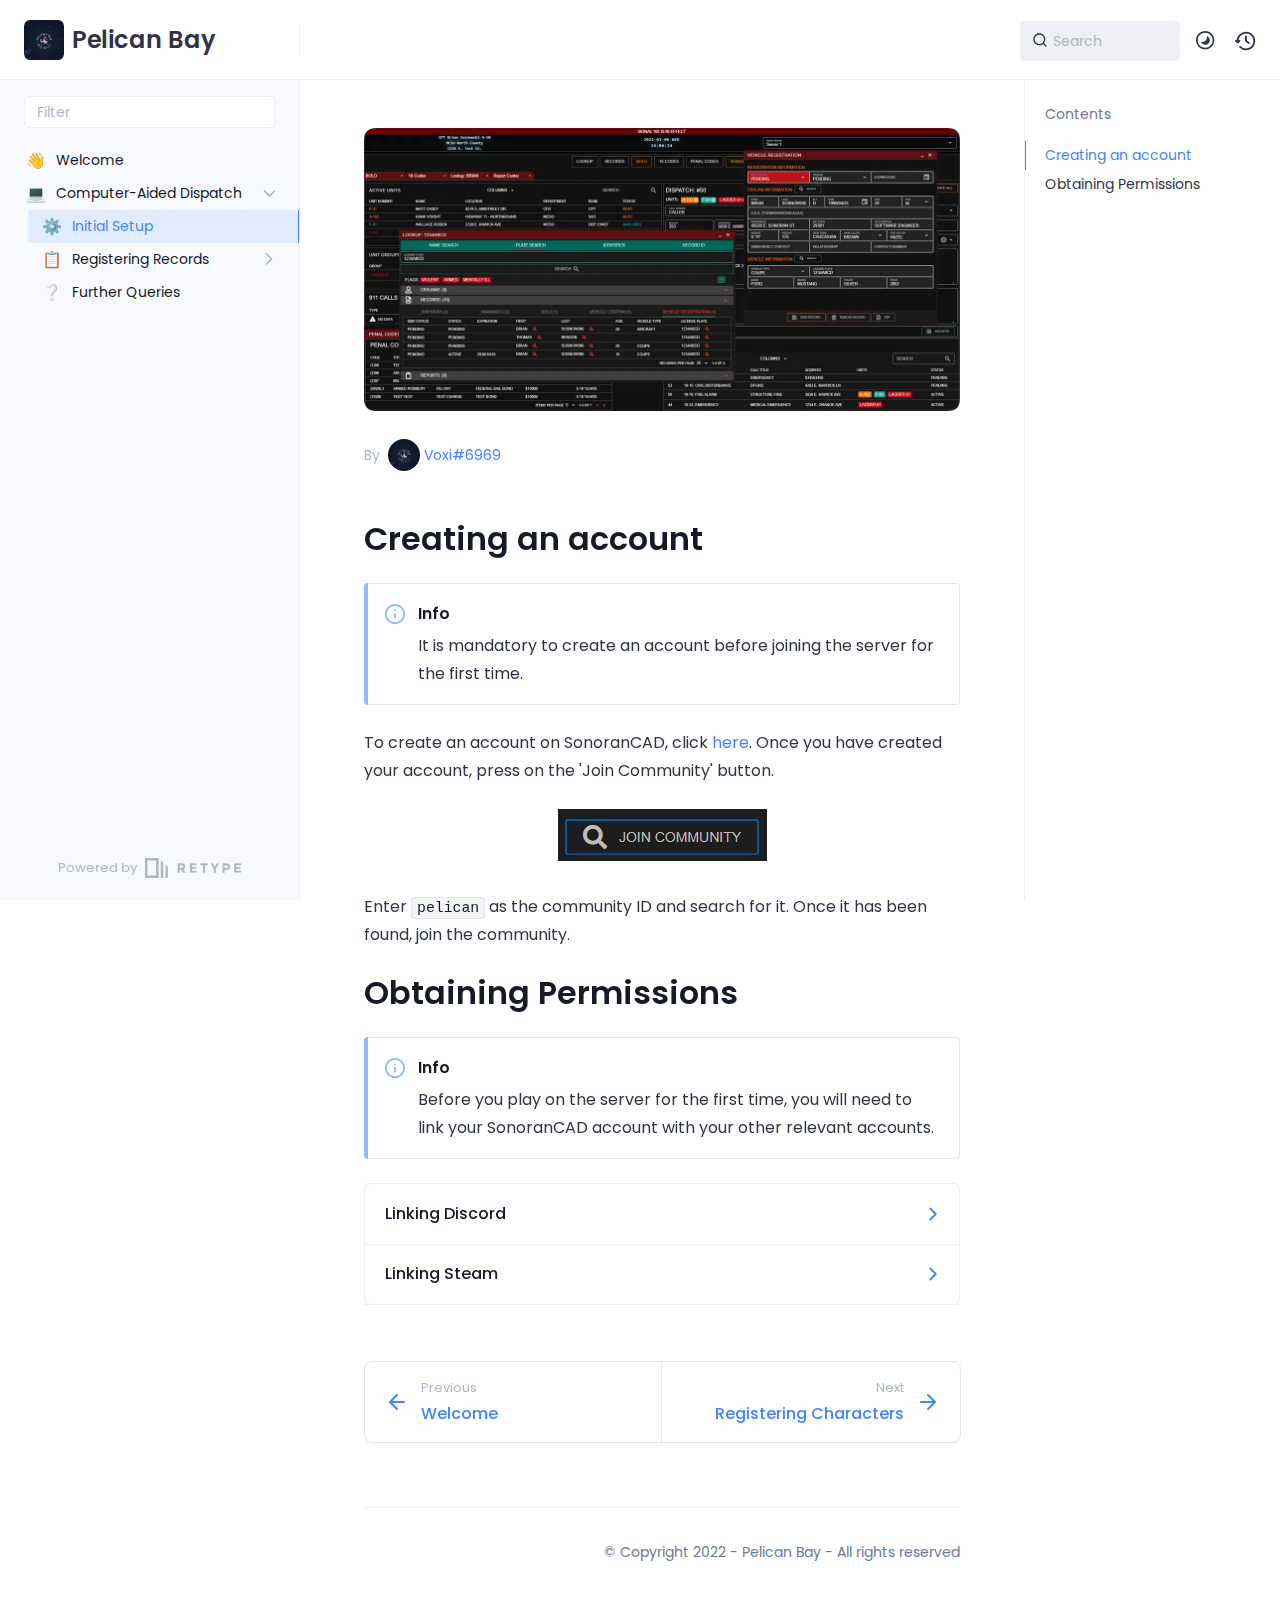
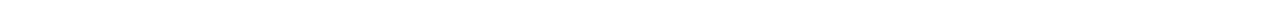
<file: cad/setup/index.html>
<!DOCTYPE html>
<html lang="en" class="h-full">
<head>
    <script async src="https://www.googletagmanager.com/gtag/js?id=G-7LH4N45TFX"></script>
    <script>window.dataLayer = window.dataLayer || [];function gtag(){dataLayer.push(arguments);}gtag('js', new Date());gtag('config', 'G-7LH4N45TFX');</script>

    <script>(function(w,d,s,l,i){w[l]=w[l]||[];w[l].push({'gtm.start':new Date().getTime(),event:'gtm.js'});var f=d.getElementsByTagName(s)[0],j=d.createElement(s),dl=l!='dataLayer'?'&l='+l:'';j.async=true;j.src='https://www.googletagmanager.com/gtm.js?id='+i+dl;f.parentNode.insertBefore(j,f);})(window,document,'script','dataLayer','GTM-K7JCK5R');</script>

    <script defer data-domain="docs.pelicanbaygaming.com" src="https://plausible.io/js/plausible.js"></script>

    <meta charset="UTF-8">
    <meta name="viewport" content="width=device-width,initial-scale=1">
    <meta name="turbo-cache-control" content="no-cache" data-turbo-track="reload" data-track-token="2.4.0.714319570742">

    <!-- See retype.com -->
    <meta name="generator" content="Retype 2.4.0">

    <!-- Primary Meta Tags -->
    <title>Initial Setup | Pelican Bay</title>
    <meta name="title" content="Initial Setup | Pelican Bay">
    <meta name="description" content="It is mandatory to create an account before joining the server for the first time." />

    <!-- Canonical -->
    <link rel="canonical" href="https://docs.pelicanbaygaming.com/cad/setup/" />

    <!-- Open Graph / Facebook -->
    <meta property="og:type" content="website">
    <meta property="og:url" content="https://docs.pelicanbaygaming.com/cad/setup/">
    <meta property="og:title" content="Initial Setup | Pelican Bay">
    <meta property="og:description" content="It is mandatory to create an account before joining the server for the first time.">
    <meta property="og:image" content="https://docs.pelicanbaygaming.com/static/images/cad/sonorancad.png">

    <!-- Twitter -->
    <meta property="twitter:card" content="summary_large_image">
    <meta property="twitter:url" content="https://docs.pelicanbaygaming.com/cad/setup/">
    <meta property="twitter:title" content="Initial Setup | Pelican Bay">
    <meta property="twitter:description" content="It is mandatory to create an account before joining the server for the first time.">
    <meta property="twitter:image" content="https://docs.pelicanbaygaming.com/static/images/cad/sonorancad.png">

    <script>(function () { var el = document.documentElement, m = localStorage.getItem("doc_theme"), wm = window.matchMedia; if (m === "dark" || (!m && wm && wm("(prefers-color-scheme: dark)").matches)) { el.classList.add("dark") } else { el.classList.remove("dark") } })();</script>

    <link href="../../static/logo.png" rel="icon" />
    <link href="../../resources/css/retype.css?v=2.4.0.714319570742" rel="stylesheet" />

    <script type="text/javascript" src="../../resources/js/config.js?v=2.4.0.714319570742" data-turbo-eval="false" defer></script>
    <script type="text/javascript" src="../../resources/js/retype.js?v=2.4.0" data-turbo-eval="false" defer></script>
    <script id="lunr-js" type="text/javascript" src="../../resources/js/lunr.js?v=2.4.0.714319570742" data-turbo-eval="false" defer></script>
</head>
<body>
    <noscript><iframe src="https://www.googletagmanager.com/ns.html?id=GTM-K7JCK5R" height="0" width="0" style="display:none;visibility:hidden"></iframe></noscript>

    <div id="docs-app" class="relative text-base antialiased text-gray-700 bg-white font-body dark:bg-dark-850 dark:text-dark-300">
        <div class="absolute bottom-0 left-0 bg-gray-100 dark:bg-dark-800" style="top: 5rem; right: 50%"></div>
    
        <header id="docs-site-header" class="sticky top-0 z-30 flex w-full h-16 bg-white border-b border-gray-200 md:h-20 dark:bg-dark-850 dark:border-dark-650">
            <div class="container relative flex items-center justify-between grow pr-6 md:justify-start">
                <!-- Mobile menu button skeleton -->
                <button v-cloak class="skeleton docs-mobile-menu-button flex items-center justify-center shrink-0 overflow-hidden dark:text-white focus:outline-none rounded-full w-10 h-10 ml-3.5 md:hidden"><svg xmlns="http://www.w3.org/2000/svg" class="mb-px shrink-0" width="24" height="24" viewBox="0 0 24 24" role="presentation" style="margin-bottom: 0px;"><g fill="currentColor"><path d="M2 4h20v2H2zM2 11h20v2H2zM2 18h20v2H2z"></path></g></svg></button>
                <div v-cloak id="docs-sidebar-toggle"></div>
        
                <!-- Logo -->
                <div class="flex items-center justify-between h-full py-2 md:w-75">
                    <div class="flex items-center px-2 md:px-6">
                        <a id="docs-site-logo" href="../../" class="flex items-center leading-snug text-2xl">
                            <span class="w-10 mr-2 grow-0 shrink-0 overflow-hidden">
                                <img class="max-h-10 dark:hidden md:inline-block" src="../../static/logo.png">
                                <img class="max-h-10 hidden dark:inline-block" src="../../static/logo.png">
                            </span>
                            <span class="dark:text-white font-semibold line-clamp-1 md:line-clamp-2">Pelican Bay</span>
                        </a>
                    </div>
        
                    <span class="hidden h-8 border-r md:inline-block dark:border-dark-650"></span>
                </div>
        
                <div class="flex justify-between md:grow">
                    <!-- Top Nav -->
                    <nav class="hidden md:flex">
                        <ul class="flex flex-col mb-4 md:pl-16 md:mb-0 md:flex-row md:items-center">
                            
                        </ul>
                    </nav>
        
                    <!-- Header Right Skeleton -->
                    <div v-cloak class="flex justify-end grow skeleton">
        
                        <!-- Search input mock -->
                        <div class="relative hidden w-40 lg:block lg:max-w-sm lg:ml-auto">
                            <div class="absolute flex items-center justify-center h-full pl-3 dark:text-dark-300">
                                <svg xmlns="http://www.w3.org/2000/svg" class="icon-base" width="16" height="16" viewBox="0 0 24 24" aria-labelledby="icon" role="presentation"  style="margin-bottom: 1px;"><g fill="currentColor" ><path d="M21.71 20.29l-3.68-3.68A8.963 8.963 0 0020 11c0-4.96-4.04-9-9-9s-9 4.04-9 9 4.04 9 9 9c2.12 0 4.07-.74 5.61-1.97l3.68 3.68c.2.19.45.29.71.29s.51-.1.71-.29c.39-.39.39-1.03 0-1.42zM4 11c0-3.86 3.14-7 7-7s7 3.14 7 7c0 1.92-.78 3.66-2.04 4.93-.01.01-.02.01-.02.01-.01.01-.01.01-.01.02A6.98 6.98 0 0111 18c-3.86 0-7-3.14-7-7z" ></path></g></svg>
                            </div>
        
                            <input class="w-full h-10 transition-colors duration-200 ease-in bg-gray-200 border border-transparent rounded md:text-sm hover:bg-white hover:border-gray-300 focus:outline-none focus:bg-white focus:border-gray-500 dark:bg-dark-600 dark:border-dark-600 placeholder-gray-400 dark:placeholder-dark-400"
                            style="padding: 0.625rem 0.75rem 0.625rem 2rem" type="text" placeholder="Search" />
                        </div>
        
                        <!-- Mobile search button mock -->
                        <div class="flex items-center justify-center w-10 h-10 lg:hidden">
                            <svg xmlns="http://www.w3.org/2000/svg" class="shrink-0 icon-base" width="20" height="20" viewBox="0 0 24 24" aria-labelledby="icon" role="presentation"  style="margin-bottom: 0px;"><g fill="currentColor" ><path d="M21.71 20.29l-3.68-3.68A8.963 8.963 0 0020 11c0-4.96-4.04-9-9-9s-9 4.04-9 9 4.04 9 9 9c2.12 0 4.07-.74 5.61-1.97l3.68 3.68c.2.19.45.29.71.29s.51-.1.71-.29c.39-.39.39-1.03 0-1.42zM4 11c0-3.86 3.14-7 7-7s7 3.14 7 7c0 1.92-.78 3.66-2.04 4.93-.01.01-.02.01-.02.01-.01.01-.01.01-.01.02A6.98 6.98 0 0111 18c-3.86 0-7-3.14-7-7z" ></path></g></svg>
                        </div>
        
                        <!-- Dark mode switch placehokder -->
                        <div class="w-10 h-10 lg:ml-2"></div>
        
                        <!-- History button mock -->
                        <div class="flex items-center justify-center w-10 h-10" style="margin-right: -0.625rem;">
                            <svg xmlns="http://www.w3.org/2000/svg" class="shrink-0 icon-base" width="22" height="22" viewBox="0 0 24 24" aria-labelledby="icon" role="presentation"  style="margin-bottom: 0px;"><g fill="currentColor" ><g ><path d="M12.01 6.01c-.55 0-1 .45-1 1V12a1 1 0 00.4.8l3 2.22a.985.985 0 001.39-.2.996.996 0 00-.21-1.4l-2.6-1.92V7.01c.02-.55-.43-1-.98-1z"></path><path d="M12.01 1.91c-5.33 0-9.69 4.16-10.05 9.4l-.29-.26a.997.997 0 10-1.34 1.48l1.97 1.79c.19.17.43.26.67.26s.48-.09.67-.26l1.97-1.79a.997.997 0 10-1.34-1.48l-.31.28c.34-4.14 3.82-7.41 8.05-7.41 4.46 0 8.08 3.63 8.08 8.09s-3.63 8.08-8.08 8.08c-2.18 0-4.22-.85-5.75-2.4a.996.996 0 10-1.42 1.4 10.02 10.02 0 007.17 2.99c5.56 0 10.08-4.52 10.08-10.08.01-5.56-4.52-10.09-10.08-10.09z"></path></g></g></svg>
                        </div>
                    </div>
        
                    <div v-cloak class="flex justify-end grow">
                        <div id="docs-mobile-search-button"></div>
                        <doc-search-desktop></doc-search-desktop>
        
                        <doc-theme-switch class="lg:ml-2"></doc-theme-switch>
                        <doc-history></doc-history>
                    </div>
                </div>
            </div>
        </header>
    
        <div class="container relative flex bg-white">
            <!-- Sidebar Skeleton -->
            <div v-cloak class="fixed flex flex-col shrink-0 duration-300 ease-in-out bg-gray-100 border-gray-200 sidebar top-20 w-75 border-r h-screen md:sticky transition-transform skeleton dark:bg-dark-800 dark:border-dark-650">
            
                <!-- Render this div, if config.showSidebarFilter is `true` -->
                <div class="flex items-center h-16 px-6">
                    <input class="w-full h-8 px-3 py-2 transition-colors duration-200 ease-linear bg-white border border-gray-200 rounded shadow-none text-sm focus:outline-none focus:border-gray-600 dark:bg-dark-600 dark:border-dark-600" type="text" placeholder="Filter" />
                </div>
            
                <div class="pl-6 mb-4 mt-1">
                    <div class="w-32 h-3 mb-4 bg-gray-200 rounded-full loading dark:bg-dark-600"></div>
                    <div class="w-48 h-3 mb-4 bg-gray-200 rounded-full loading dark:bg-dark-600"></div>
                    <div class="w-40 h-3 mb-4 bg-gray-200 rounded-full loading dark:bg-dark-600"></div>
                    <div class="w-32 h-3 mb-4 bg-gray-200 rounded-full loading dark:bg-dark-600"></div>
                    <div class="w-48 h-3 mb-4 bg-gray-200 rounded-full loading dark:bg-dark-600"></div>
                    <div class="w-40 h-3 mb-4 bg-gray-200 rounded-full loading dark:bg-dark-600"></div>
                </div>
            
                <div class="shrink-0 mt-auto bg-transparent dark:border-dark-650">
                    <a class="flex items-center justify-center flex-nowrap h-16 text-gray-400 dark:text-dark-400 hover:text-gray-700 dark:hover:text-dark-300 transition-colors duration-150 ease-in docs-powered-by" target="_blank" href="https://retype.com/" rel="noopener">
                        <span class="text-xs whitespace-nowrap">Powered by</span>
                        <svg xmlns="http://www.w3.org/2000/svg" class="ml-2" fill="currentColor" width="96" height="20" overflow="visible"><path d="M0 0v20h13.59V0H0zm11.15 17.54H2.44V2.46h8.71v15.08zM15.8 20h2.44V4.67L15.8 2.22zM20.45 6.89V20h2.44V9.34z"/><g><path d="M40.16 8.44c0 1.49-.59 2.45-1.75 2.88l2.34 3.32h-2.53l-2.04-2.96h-1.43v2.96h-2.06V5.36h3.5c1.43 0 2.46.24 3.07.73s.9 1.27.9 2.35zm-2.48 1.1c.26-.23.38-.59.38-1.09 0-.5-.13-.84-.4-1.03s-.73-.28-1.39-.28h-1.54v2.75h1.5c.72 0 1.2-.12 1.45-.35zM51.56 5.36V7.2h-4.59v1.91h4.13v1.76h-4.13v1.92h4.74v1.83h-6.79V5.36h6.64zM60.09 7.15v7.48h-2.06V7.15h-2.61V5.36h7.28v1.79h-2.61zM70.81 14.64h-2.06v-3.66l-3.19-5.61h2.23l1.99 3.45 1.99-3.45H74l-3.19 5.61v3.66zM83.99 6.19c.65.55.97 1.4.97 2.55s-.33 1.98-1 2.51-1.68.8-3.04.8h-1.23v2.59h-2.06V5.36h3.26c1.42 0 2.45.28 3.1.83zm-1.51 3.65c.25-.28.37-.69.37-1.22s-.16-.92-.48-1.14c-.32-.23-.82-.34-1.5-.34H79.7v3.12h1.38c.68 0 1.15-.14 1.4-.42zM95.85 5.36V7.2h-4.59v1.91h4.13v1.76h-4.13v1.92H96v1.83h-6.79V5.36h6.64z"/></g></svg>
                    </a>
                </div>
            </div>
            
            <!-- Sidebar component -->
            <doc-sidebar v-cloak>
                <template #sidebar-footer>
                    <div class="shrink-0 mt-auto border-t md:bg-transparent md:border-none dark:border-dark-650">
            
                        <a class="flex items-center justify-center flex-nowrap h-16 text-gray-400 dark:text-dark-400 hover:text-gray-700 dark:hover:text-dark-300 transition-colors duration-150 ease-in docs-powered-by" target="_blank" href="https://retype.com/" rel="noopener">
                            <span class="text-xs whitespace-nowrap">Powered by</span>
                            <svg xmlns="http://www.w3.org/2000/svg" class="ml-2" fill="currentColor" width="96" height="20" overflow="visible"><path d="M0 0v20h13.59V0H0zm11.15 17.54H2.44V2.46h8.71v15.08zM15.8 20h2.44V4.67L15.8 2.22zM20.45 6.89V20h2.44V9.34z"/><g><path d="M40.16 8.44c0 1.49-.59 2.45-1.75 2.88l2.34 3.32h-2.53l-2.04-2.96h-1.43v2.96h-2.06V5.36h3.5c1.43 0 2.46.24 3.07.73s.9 1.27.9 2.35zm-2.48 1.1c.26-.23.38-.59.38-1.09 0-.5-.13-.84-.4-1.03s-.73-.28-1.39-.28h-1.54v2.75h1.5c.72 0 1.2-.12 1.45-.35zM51.56 5.36V7.2h-4.59v1.91h4.13v1.76h-4.13v1.92h4.74v1.83h-6.79V5.36h6.64zM60.09 7.15v7.48h-2.06V7.15h-2.61V5.36h7.28v1.79h-2.61zM70.81 14.64h-2.06v-3.66l-3.19-5.61h2.23l1.99 3.45 1.99-3.45H74l-3.19 5.61v3.66zM83.99 6.19c.65.55.97 1.4.97 2.55s-.33 1.98-1 2.51-1.68.8-3.04.8h-1.23v2.59h-2.06V5.36h3.26c1.42 0 2.45.28 3.1.83zm-1.51 3.65c.25-.28.37-.69.37-1.22s-.16-.92-.48-1.14c-.32-.23-.82-.34-1.5-.34H79.7v3.12h1.38c.68 0 1.15-.14 1.4-.42zM95.85 5.36V7.2h-4.59v1.91h4.13v1.76h-4.13v1.92H96v1.83h-6.79V5.36h6.64z"/></g></svg>
                        </a>
                    </div>
                </template>
            </doc-sidebar>
    
            <div class="grow min-w-0 dark:bg-dark-850">
                <!-- Render "toolbar" template here on api pages --><!-- Render page content -->
                <div class="flex">
                    <div class="grow min-w-0 px-6 md:px-16">
                        <main class="relative pt-6 pb-16">
                            <div class="docs-markdown" id="docs-content">
                                <!-- Rendered if sidebar right is enabled -->
                                <div id="docs-sidebar-right-toggle"></div>
                
                                <!-- Page content  -->
<p><figure class="content-center">
    <img src="../../static/images/cad/sonorancad.png" alt="" />
    <figcaption class="caption"></figcaption>
</figure>
</p>
<doc-anchor-target id="section" class="break-words">
    <h1>
        <doc-anchor-trigger class="header-anchor-trigger" to="#section">#</doc-anchor-trigger>
        <span></span>
    </h1>
</doc-anchor-target>
<div class="-mt-3 mb-12 flex flex-wrap text-sm text-gray-400 dark:text-dark-350 items-center">
    <div class="flex items-center">
        <div>By</div>
        <div class="ml-2 flex items-center">
          <div class="shrink-0 w-8 h-8 overflow-hidden rounded-full">
            <a href="https://voxi.codes"><img class="object-cover" src="../../static/logo.png"/></a>
          </div>
          <div class="ml-1 whitespace-nowrap text-gray-500 dark:text-dark-350"><a href="https://voxi.codes">Voxi#6969</a></div>
        </div>
    </div>
</div>

<doc-anchor-target id="creating-an-account">
    <h2>
        <doc-anchor-trigger class="header-anchor-trigger" to="#creating-an-account">#</doc-anchor-trigger>
        <span>Creating an account</span>
    </h2>
</doc-anchor-target>
<div class="flex mb-6">
    <div class="shrink-0 w-1 rounded-tl rounded-bl bg-blue-300"></div>
    <div class="flex w-full py-4 border border-l-0 border-gray-300 rounded-tr rounded-br doc-alert bg-white dark:bg-dark-700 dark:border-dark-700" role="alert">
        <div class="flex items-center ml-4 h-7">
            <svg xmlns="http://www.w3.org/2000/svg" class="mb-px text-blue-300" width="22" height="22" viewBox="0 0 24 24" role="presentation">
                <g fill="currentColor"><g>
                    <path d="M12 1C5.93 1 1 5.93 1 12s4.93 11 11 11 11-4.93 11-11S18.07 1 12 1zm0 20c-4.96 0-9-4.04-9-9s4.04-9 9-9 9 4.04 9 9-4.04 9-9 9z"></path>
                    <path d="M12 11c-.55 0-1 .45-1 1v4c0 .55.45 1 1 1s1-.45 1-1v-4c0-.55-.45-1-1-1zM12.01 7c-.56 0-1 .45-1 1s.45 1 1 1 1-.45 1-1-.45-1-1-1z"></path>
                    <path fill="none" d="M0 0h24v24H0z"></path>
                </g></g>
            </svg>
        </div>
        <div class="pr-5 ml-3 w-full">
            <h5>Info</h5>
<p>It is mandatory to create an account before joining the server for the first time.</p>
        </div>
    </div>
</div>
<p>To create an account on SonoranCAD, click <a href="https://sonorancad.com/login">here</a>. Once you have created your account, press on the &#x27;Join Community&#x27; button.
<figure class="content-center">
    <img src="../../static/images/cad/join.png" alt="" />
    <figcaption class="caption"></figcaption>
</figure>
Enter <code v-pre>pelican</code> as the community ID and search for it. Once it has been found, join the community.</p>
<doc-anchor-target id="obtaining-permissions">
    <h2>
        <doc-anchor-trigger class="header-anchor-trigger" to="#obtaining-permissions">#</doc-anchor-trigger>
        <span>Obtaining Permissions</span>
    </h2>
</doc-anchor-target>
<div class="flex mb-6">
    <div class="shrink-0 w-1 rounded-tl rounded-bl bg-blue-300"></div>
    <div class="flex w-full py-4 border border-l-0 border-gray-300 rounded-tr rounded-br doc-alert bg-white dark:bg-dark-700 dark:border-dark-700" role="alert">
        <div class="flex items-center ml-4 h-7">
            <svg xmlns="http://www.w3.org/2000/svg" class="mb-px text-blue-300" width="22" height="22" viewBox="0 0 24 24" role="presentation">
                <g fill="currentColor"><g>
                    <path d="M12 1C5.93 1 1 5.93 1 12s4.93 11 11 11 11-4.93 11-11S18.07 1 12 1zm0 20c-4.96 0-9-4.04-9-9s4.04-9 9-9 9 4.04 9 9-4.04 9-9 9z"></path>
                    <path d="M12 11c-.55 0-1 .45-1 1v4c0 .55.45 1 1 1s1-.45 1-1v-4c0-.55-.45-1-1-1zM12.01 7c-.56 0-1 .45-1 1s.45 1 1 1 1-.45 1-1-.45-1-1-1z"></path>
                    <path fill="none" d="M0 0h24v24H0z"></path>
                </g></g>
            </svg>
        </div>
        <div class="pr-5 ml-3 w-full">
            <h5>Info</h5>
<p>Before you play on the server for the first time, you will need to link your SonoranCAD account with your other relevant accounts.</p>
        </div>
    </div>
</div>
<doc-panels>
   <doc-panel id="linking-discord" collapsed>
       <template #title>Linking Discord</template>
<p>There are 2 different methods to link your Discord account.</p>
<doc-anchor-target id="method-1-easy">
    <h5>
        <doc-anchor-trigger class="header-anchor-trigger" to="#method-1-easy">#</doc-anchor-trigger>
        <span><strong>Method 1 (Easy)</strong>:</span>
    </h5>
</doc-anchor-target>
<p>Go to the SonoranCAD dashboard and click on your name in the top-right corner. Select <code v-pre>Settings</code> and find the field that reads <code v-pre>&quot;Account Secret ID&quot;</code>. Copy this value and head on over to the main Pelican Bay discord server, where you can enter the following command in <strong>any</strong> channel: <code v-pre>/linkme secretid: [id]</code>
<figure class="content-center">
    <img src="../../static/images/cad/linkme.png" alt="" />
    <figcaption class="caption"></figcaption>
</figure>
This will link your Discord roles in both the main Discord and the Factions Discord to SonoranCAD. By refreshing the page, you will be able to access the relevant modules.</p>
<doc-anchor-target id="method-2-intermediate">
    <h5>
        <doc-anchor-trigger class="header-anchor-trigger" to="#method-2-intermediate">#</doc-anchor-trigger>
        <span><strong>Method 2 (Intermediate)</strong>:</span>
    </h5>
</doc-anchor-target>
<p>Ensure that you have <code v-pre>Developer Mode</code> enabled in <code v-pre>Advanced Settings</code>
<figure class="content-center">
    <img src="../../static/images/cad/developermode.png" alt="" />
    <figcaption class="caption"></figcaption>
</figure>
Right-click on your Discord user and then click on <code v-pre>Copy ID</code>
<figure class="content-center">
    <img src="../../static/images/cad/copyid.png" alt="" />
    <figcaption class="caption"></figcaption>
</figure>
Navigate to the <code v-pre>API ID</code> section in your SonoranCAD User Settings, and then press on <code v-pre>New</code>
<figure class="content-center">
    <img src="../../static/images/cad/newapiid.png" alt="" />
    <figcaption class="caption"></figcaption>
</figure>
Paste the previous value into this field
<figure class="content-center">
    <img src="../../static/images/cad/enterapiid.png" alt="" />
    <figcaption class="caption"></figcaption>
</figure>
<span class="docs-emoji">&#x1F389;</span> And you&#x27;re finished! <span class="docs-emoji">&#x1F389;</span></p>
   </doc-panel>
   <doc-panel id="linking-steam" collapsed>
       <template #title>Linking Steam</template>
<p>There is 1 main method in linking your Steam account.</p>
<p>Find your Steam64ID by pasting your Steam Account Link into <a href="https://steamid.pro/">this</a> website.</p>
<p>Navigate to the <code v-pre>API ID</code> section in your SonoranCAD User Settings, and then press on <code v-pre>New</code>
<figure class="content-center">
    <img src="../../static/images/cad/newapiid.png" alt="" />
    <figcaption class="caption"></figcaption>
</figure>
Paste the previous value into this field
<figure class="content-center">
    <img src="../../static/images/cad/enterapiid.png" alt="" />
    <figcaption class="caption"></figcaption>
</figure>
<span class="docs-emoji">&#x1F389;</span> And you&#x27;re finished! <span class="docs-emoji">&#x1F389;</span></p>
   </doc-panel>
</doc-panels>

                                
                                <!-- Required only on API pages -->
                                <doc-toolbar-member-filter-no-results />
                            </div>
                            <footer class="clear-both">
                            
                                <nav class="flex mt-14">
                                    <div class="w-1/2">
                                        <a class="px-5 py-4 h-full flex items-center break-normal font-medium text-blue-500 dark:text-blue-400 border border-gray-300 hover:border-gray-400 dark:border-dark-650 dark:hover:border-dark-450 rounded-l-lg transition-colors duration-150 relative hover:z-5" href="../../">
                                            <svg xmlns="http://www.w3.org/2000/svg" class="mr-3" width="24" height="24" viewBox="0 0 24 24" fill="currentColor" overflow="visible"><path d="M19 11H7.41l5.29-5.29a.996.996 0 10-1.41-1.41l-7 7a1 1 0 000 1.42l7 7a1.024 1.024 0 001.42-.01.996.996 0 000-1.41L7.41 13H19c.55 0 1-.45 1-1s-.45-1-1-1z" /><path fill="none" d="M0 0h24v24H0z" /></svg>
                                            <span>
                                                <span class="block text-xs font-normal text-gray-400 dark:text-dark-400">Previous</span>
                                                <span class="block mt-1">Welcome</span>
                                            </span>
                                        </a>
                                    </div>
                            
                                    <div class="w-1/2">
                                        <a class="px-5 py-4 -mx-px h-full flex items-center justify-end break-normal font-medium text-blue-500 dark:text-blue-400 border border-gray-300 hover:border-gray-400 dark:border-dark-650 dark:hover:border-dark-450 rounded-r-lg transition-colors duration-150 relative hover:z-5" href="../../cad/registering/characters/">
                                            <span>
                                                <span class="block text-xs font-normal text-right text-gray-400 dark:text-dark-400">Next</span>
                                                <span class="block mt-1">Registering Characters</span>
                                            </span>
                                            <svg xmlns="http://www.w3.org/2000/svg" class="ml-3" width="24" height="24" viewBox="0 0 24 24" fill="currentColor" overflow="visible"><path d="M19.92 12.38a1 1 0 00-.22-1.09l-7-7a.996.996 0 10-1.41 1.41l5.3 5.3H5c-.55 0-1 .45-1 1s.45 1 1 1h11.59l-5.29 5.29a.996.996 0 000 1.41c.19.2.44.3.7.3s.51-.1.71-.29l7-7c.09-.09.16-.21.21-.33z" /><path fill="none" d="M0 0h24v24H0z" /></svg>
                                        </a>
                                    </div>
                                </nav>
                            </footer>
                        </main>
                
                        <div class="border-t dark:border-dark-650 pt-6 mb-8">
                            <footer class="flex flex-wrap items-center justify-between">
                                <div>
                                    <ul class="flex flex-wrap items-center text-sm">
                                    </ul>
                                </div>
                                <div class="docs-copyright py-2 text-gray-500 dark:text-dark-350 text-sm leading-relaxed"><p>© Copyright 2022 - Pelican Bay - All rights reserved</p></div>
                            </footer>
                        </div>
                    </div>
                
                    <!-- Rendered if sidebar right is enabled -->
                    <!-- Sidebar right skeleton-->
                    <div v-cloak class="fixed top-0 bottom-0 right-0 translate-x-full bg-white border-gray-200 lg:sticky lg:border-l lg:shrink-0 lg:pt-6 lg:transform-none sm:w-1/2 lg:w-64 lg:z-0 md:w-104 sidebar-right skeleton dark:bg-dark-850 dark:border-dark-650">
                        <div class="pl-5">
                            <div class="w-32 h-3 mb-4 bg-gray-200 dark:bg-dark-600 rounded-full loading"></div>
                            <div class="w-48 h-3 mb-4 bg-gray-200 dark:bg-dark-600 rounded-full loading"></div>
                            <div class="w-40 h-3 mb-4 bg-gray-200 dark:bg-dark-600 rounded-full loading"></div>
                        </div>
                    </div>
                
                    <!-- User should be able to hide sidebar right -->
                    <doc-sidebar-right v-cloak></doc-sidebar-right>
                </div>

            </div>
        </div>
    
        <doc-search-mobile></doc-search-mobile>
        <doc-back-to-top></doc-back-to-top>
    </div>


    <div id="docs-overlay-target"></div>

    <script>window.__DOCS__ = { "title": "Initial Setup", level: 2, icon: "file", hasPrism: false, hasMermaid: false, hasMath: false }</script>
</body>
</html>
</file>
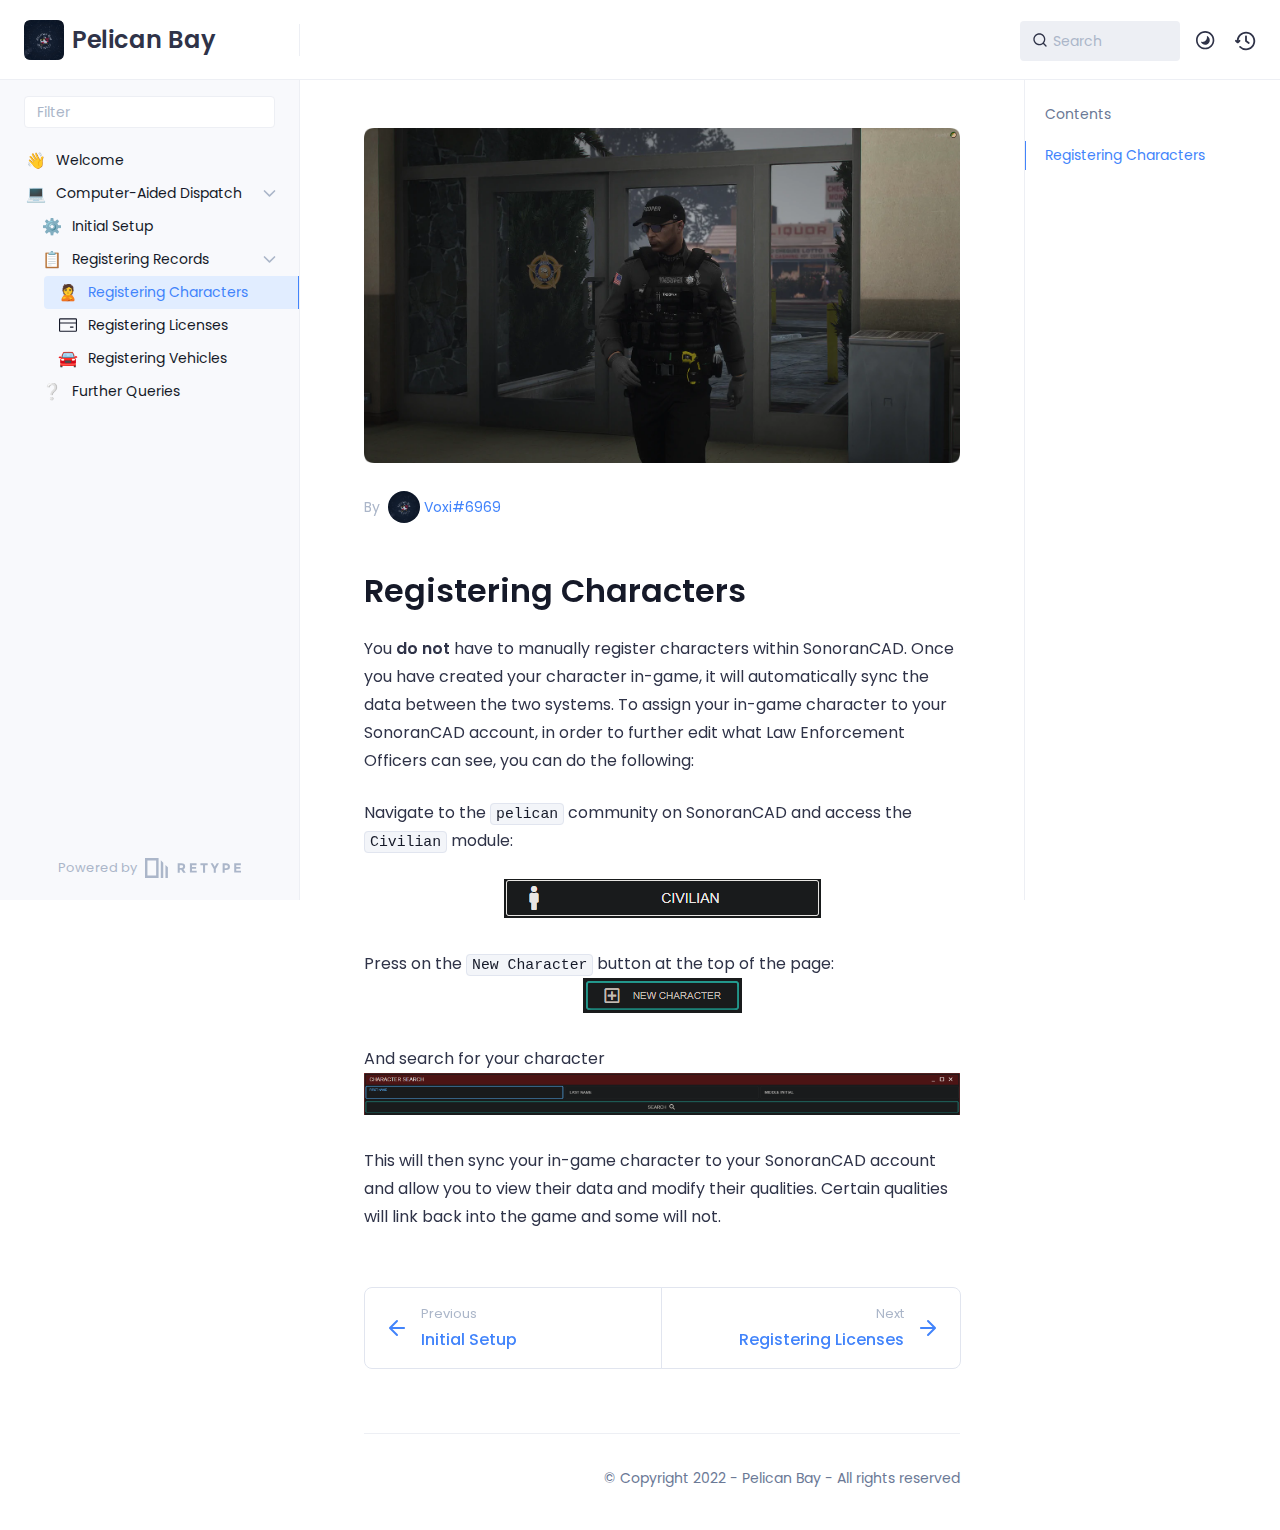
<file: cad/registering/characters/index.html>
<!DOCTYPE html>
<html lang="en" class="h-full">
<head>
    <script async src="https://www.googletagmanager.com/gtag/js?id=G-7LH4N45TFX"></script>
    <script>window.dataLayer = window.dataLayer || [];function gtag(){dataLayer.push(arguments);}gtag('js', new Date());gtag('config', 'G-7LH4N45TFX');</script>

    <script>(function(w,d,s,l,i){w[l]=w[l]||[];w[l].push({'gtm.start':new Date().getTime(),event:'gtm.js'});var f=d.getElementsByTagName(s)[0],j=d.createElement(s),dl=l!='dataLayer'?'&l='+l:'';j.async=true;j.src='https://www.googletagmanager.com/gtm.js?id='+i+dl;f.parentNode.insertBefore(j,f);})(window,document,'script','dataLayer','GTM-K7JCK5R');</script>

    <script defer data-domain="docs.pelicanbaygaming.com" src="https://plausible.io/js/plausible.js"></script>

    <meta charset="UTF-8">
    <meta name="viewport" content="width=device-width,initial-scale=1">
    <meta name="turbo-cache-control" content="no-cache" data-turbo-track="reload" data-track-token="2.4.0.714319570742">

    <!-- See retype.com -->
    <meta name="generator" content="Retype 2.4.0">

    <!-- Primary Meta Tags -->
    <title>Registering Characters | Pelican Bay</title>
    <meta name="title" content="Registering Characters | Pelican Bay">
    <meta name="description" content="You do not have to manually register characters within SonoranCAD." />

    <!-- Canonical -->
    <link rel="canonical" href="https://docs.pelicanbaygaming.com/cad/registering/characters/" />

    <!-- Open Graph / Facebook -->
    <meta property="og:type" content="website">
    <meta property="og:url" content="https://docs.pelicanbaygaming.com/cad/registering/characters/">
    <meta property="og:title" content="Registering Characters | Pelican Bay">
    <meta property="og:description" content="You do not have to manually register characters within SonoranCAD.">
    <meta property="og:image" content="https://docs.pelicanbaygaming.com/static/images/trooper-1.png">

    <!-- Twitter -->
    <meta property="twitter:card" content="summary_large_image">
    <meta property="twitter:url" content="https://docs.pelicanbaygaming.com/cad/registering/characters/">
    <meta property="twitter:title" content="Registering Characters | Pelican Bay">
    <meta property="twitter:description" content="You do not have to manually register characters within SonoranCAD.">
    <meta property="twitter:image" content="https://docs.pelicanbaygaming.com/static/images/trooper-1.png">

    <script>(function () { var el = document.documentElement, m = localStorage.getItem("doc_theme"), wm = window.matchMedia; if (m === "dark" || (!m && wm && wm("(prefers-color-scheme: dark)").matches)) { el.classList.add("dark") } else { el.classList.remove("dark") } })();</script>

    <link href="../../../static/logo.png" rel="icon" />
    <link href="../../../resources/css/retype.css?v=2.4.0.714319570742" rel="stylesheet" />

    <script type="text/javascript" src="../../../resources/js/config.js?v=2.4.0.714319570742" data-turbo-eval="false" defer></script>
    <script type="text/javascript" src="../../../resources/js/retype.js?v=2.4.0" data-turbo-eval="false" defer></script>
    <script id="lunr-js" type="text/javascript" src="../../../resources/js/lunr.js?v=2.4.0.714319570742" data-turbo-eval="false" defer></script>
</head>
<body>
    <noscript><iframe src="https://www.googletagmanager.com/ns.html?id=GTM-K7JCK5R" height="0" width="0" style="display:none;visibility:hidden"></iframe></noscript>

    <div id="docs-app" class="relative text-base antialiased text-gray-700 bg-white font-body dark:bg-dark-850 dark:text-dark-300">
        <div class="absolute bottom-0 left-0 bg-gray-100 dark:bg-dark-800" style="top: 5rem; right: 50%"></div>
    
        <header id="docs-site-header" class="sticky top-0 z-30 flex w-full h-16 bg-white border-b border-gray-200 md:h-20 dark:bg-dark-850 dark:border-dark-650">
            <div class="container relative flex items-center justify-between grow pr-6 md:justify-start">
                <!-- Mobile menu button skeleton -->
                <button v-cloak class="skeleton docs-mobile-menu-button flex items-center justify-center shrink-0 overflow-hidden dark:text-white focus:outline-none rounded-full w-10 h-10 ml-3.5 md:hidden"><svg xmlns="http://www.w3.org/2000/svg" class="mb-px shrink-0" width="24" height="24" viewBox="0 0 24 24" role="presentation" style="margin-bottom: 0px;"><g fill="currentColor"><path d="M2 4h20v2H2zM2 11h20v2H2zM2 18h20v2H2z"></path></g></svg></button>
                <div v-cloak id="docs-sidebar-toggle"></div>
        
                <!-- Logo -->
                <div class="flex items-center justify-between h-full py-2 md:w-75">
                    <div class="flex items-center px-2 md:px-6">
                        <a id="docs-site-logo" href="../../../" class="flex items-center leading-snug text-2xl">
                            <span class="w-10 mr-2 grow-0 shrink-0 overflow-hidden">
                                <img class="max-h-10 dark:hidden md:inline-block" src="../../../static/logo.png">
                                <img class="max-h-10 hidden dark:inline-block" src="../../../static/logo.png">
                            </span>
                            <span class="dark:text-white font-semibold line-clamp-1 md:line-clamp-2">Pelican Bay</span>
                        </a>
                    </div>
        
                    <span class="hidden h-8 border-r md:inline-block dark:border-dark-650"></span>
                </div>
        
                <div class="flex justify-between md:grow">
                    <!-- Top Nav -->
                    <nav class="hidden md:flex">
                        <ul class="flex flex-col mb-4 md:pl-16 md:mb-0 md:flex-row md:items-center">
                            
                        </ul>
                    </nav>
        
                    <!-- Header Right Skeleton -->
                    <div v-cloak class="flex justify-end grow skeleton">
        
                        <!-- Search input mock -->
                        <div class="relative hidden w-40 lg:block lg:max-w-sm lg:ml-auto">
                            <div class="absolute flex items-center justify-center h-full pl-3 dark:text-dark-300">
                                <svg xmlns="http://www.w3.org/2000/svg" class="icon-base" width="16" height="16" viewBox="0 0 24 24" aria-labelledby="icon" role="presentation"  style="margin-bottom: 1px;"><g fill="currentColor" ><path d="M21.71 20.29l-3.68-3.68A8.963 8.963 0 0020 11c0-4.96-4.04-9-9-9s-9 4.04-9 9 4.04 9 9 9c2.12 0 4.07-.74 5.61-1.97l3.68 3.68c.2.19.45.29.71.29s.51-.1.71-.29c.39-.39.39-1.03 0-1.42zM4 11c0-3.86 3.14-7 7-7s7 3.14 7 7c0 1.92-.78 3.66-2.04 4.93-.01.01-.02.01-.02.01-.01.01-.01.01-.01.02A6.98 6.98 0 0111 18c-3.86 0-7-3.14-7-7z" ></path></g></svg>
                            </div>
        
                            <input class="w-full h-10 transition-colors duration-200 ease-in bg-gray-200 border border-transparent rounded md:text-sm hover:bg-white hover:border-gray-300 focus:outline-none focus:bg-white focus:border-gray-500 dark:bg-dark-600 dark:border-dark-600 placeholder-gray-400 dark:placeholder-dark-400"
                            style="padding: 0.625rem 0.75rem 0.625rem 2rem" type="text" placeholder="Search" />
                        </div>
        
                        <!-- Mobile search button mock -->
                        <div class="flex items-center justify-center w-10 h-10 lg:hidden">
                            <svg xmlns="http://www.w3.org/2000/svg" class="shrink-0 icon-base" width="20" height="20" viewBox="0 0 24 24" aria-labelledby="icon" role="presentation"  style="margin-bottom: 0px;"><g fill="currentColor" ><path d="M21.71 20.29l-3.68-3.68A8.963 8.963 0 0020 11c0-4.96-4.04-9-9-9s-9 4.04-9 9 4.04 9 9 9c2.12 0 4.07-.74 5.61-1.97l3.68 3.68c.2.19.45.29.71.29s.51-.1.71-.29c.39-.39.39-1.03 0-1.42zM4 11c0-3.86 3.14-7 7-7s7 3.14 7 7c0 1.92-.78 3.66-2.04 4.93-.01.01-.02.01-.02.01-.01.01-.01.01-.01.02A6.98 6.98 0 0111 18c-3.86 0-7-3.14-7-7z" ></path></g></svg>
                        </div>
        
                        <!-- Dark mode switch placehokder -->
                        <div class="w-10 h-10 lg:ml-2"></div>
        
                        <!-- History button mock -->
                        <div class="flex items-center justify-center w-10 h-10" style="margin-right: -0.625rem;">
                            <svg xmlns="http://www.w3.org/2000/svg" class="shrink-0 icon-base" width="22" height="22" viewBox="0 0 24 24" aria-labelledby="icon" role="presentation"  style="margin-bottom: 0px;"><g fill="currentColor" ><g ><path d="M12.01 6.01c-.55 0-1 .45-1 1V12a1 1 0 00.4.8l3 2.22a.985.985 0 001.39-.2.996.996 0 00-.21-1.4l-2.6-1.92V7.01c.02-.55-.43-1-.98-1z"></path><path d="M12.01 1.91c-5.33 0-9.69 4.16-10.05 9.4l-.29-.26a.997.997 0 10-1.34 1.48l1.97 1.79c.19.17.43.26.67.26s.48-.09.67-.26l1.97-1.79a.997.997 0 10-1.34-1.48l-.31.28c.34-4.14 3.82-7.41 8.05-7.41 4.46 0 8.08 3.63 8.08 8.09s-3.63 8.08-8.08 8.08c-2.18 0-4.22-.85-5.75-2.4a.996.996 0 10-1.42 1.4 10.02 10.02 0 007.17 2.99c5.56 0 10.08-4.52 10.08-10.08.01-5.56-4.52-10.09-10.08-10.09z"></path></g></g></svg>
                        </div>
                    </div>
        
                    <div v-cloak class="flex justify-end grow">
                        <div id="docs-mobile-search-button"></div>
                        <doc-search-desktop></doc-search-desktop>
        
                        <doc-theme-switch class="lg:ml-2"></doc-theme-switch>
                        <doc-history></doc-history>
                    </div>
                </div>
            </div>
        </header>
    
        <div class="container relative flex bg-white">
            <!-- Sidebar Skeleton -->
            <div v-cloak class="fixed flex flex-col shrink-0 duration-300 ease-in-out bg-gray-100 border-gray-200 sidebar top-20 w-75 border-r h-screen md:sticky transition-transform skeleton dark:bg-dark-800 dark:border-dark-650">
            
                <!-- Render this div, if config.showSidebarFilter is `true` -->
                <div class="flex items-center h-16 px-6">
                    <input class="w-full h-8 px-3 py-2 transition-colors duration-200 ease-linear bg-white border border-gray-200 rounded shadow-none text-sm focus:outline-none focus:border-gray-600 dark:bg-dark-600 dark:border-dark-600" type="text" placeholder="Filter" />
                </div>
            
                <div class="pl-6 mb-4 mt-1">
                    <div class="w-32 h-3 mb-4 bg-gray-200 rounded-full loading dark:bg-dark-600"></div>
                    <div class="w-48 h-3 mb-4 bg-gray-200 rounded-full loading dark:bg-dark-600"></div>
                    <div class="w-40 h-3 mb-4 bg-gray-200 rounded-full loading dark:bg-dark-600"></div>
                    <div class="w-32 h-3 mb-4 bg-gray-200 rounded-full loading dark:bg-dark-600"></div>
                    <div class="w-48 h-3 mb-4 bg-gray-200 rounded-full loading dark:bg-dark-600"></div>
                    <div class="w-40 h-3 mb-4 bg-gray-200 rounded-full loading dark:bg-dark-600"></div>
                </div>
            
                <div class="shrink-0 mt-auto bg-transparent dark:border-dark-650">
                    <a class="flex items-center justify-center flex-nowrap h-16 text-gray-400 dark:text-dark-400 hover:text-gray-700 dark:hover:text-dark-300 transition-colors duration-150 ease-in docs-powered-by" target="_blank" href="https://retype.com/" rel="noopener">
                        <span class="text-xs whitespace-nowrap">Powered by</span>
                        <svg xmlns="http://www.w3.org/2000/svg" class="ml-2" fill="currentColor" width="96" height="20" overflow="visible"><path d="M0 0v20h13.59V0H0zm11.15 17.54H2.44V2.46h8.71v15.08zM15.8 20h2.44V4.67L15.8 2.22zM20.45 6.89V20h2.44V9.34z"/><g><path d="M40.16 8.44c0 1.49-.59 2.45-1.75 2.88l2.34 3.32h-2.53l-2.04-2.96h-1.43v2.96h-2.06V5.36h3.5c1.43 0 2.46.24 3.07.73s.9 1.27.9 2.35zm-2.48 1.1c.26-.23.38-.59.38-1.09 0-.5-.13-.84-.4-1.03s-.73-.28-1.39-.28h-1.54v2.75h1.5c.72 0 1.2-.12 1.45-.35zM51.56 5.36V7.2h-4.59v1.91h4.13v1.76h-4.13v1.92h4.74v1.83h-6.79V5.36h6.64zM60.09 7.15v7.48h-2.06V7.15h-2.61V5.36h7.28v1.79h-2.61zM70.81 14.64h-2.06v-3.66l-3.19-5.61h2.23l1.99 3.45 1.99-3.45H74l-3.19 5.61v3.66zM83.99 6.19c.65.55.97 1.4.97 2.55s-.33 1.98-1 2.51-1.68.8-3.04.8h-1.23v2.59h-2.06V5.36h3.26c1.42 0 2.45.28 3.1.83zm-1.51 3.65c.25-.28.37-.69.37-1.22s-.16-.92-.48-1.14c-.32-.23-.82-.34-1.5-.34H79.7v3.12h1.38c.68 0 1.15-.14 1.4-.42zM95.85 5.36V7.2h-4.59v1.91h4.13v1.76h-4.13v1.92H96v1.83h-6.79V5.36h6.64z"/></g></svg>
                    </a>
                </div>
            </div>
            
            <!-- Sidebar component -->
            <doc-sidebar v-cloak>
                <template #sidebar-footer>
                    <div class="shrink-0 mt-auto border-t md:bg-transparent md:border-none dark:border-dark-650">
            
                        <a class="flex items-center justify-center flex-nowrap h-16 text-gray-400 dark:text-dark-400 hover:text-gray-700 dark:hover:text-dark-300 transition-colors duration-150 ease-in docs-powered-by" target="_blank" href="https://retype.com/" rel="noopener">
                            <span class="text-xs whitespace-nowrap">Powered by</span>
                            <svg xmlns="http://www.w3.org/2000/svg" class="ml-2" fill="currentColor" width="96" height="20" overflow="visible"><path d="M0 0v20h13.59V0H0zm11.15 17.54H2.44V2.46h8.71v15.08zM15.8 20h2.44V4.67L15.8 2.22zM20.45 6.89V20h2.44V9.34z"/><g><path d="M40.16 8.44c0 1.49-.59 2.45-1.75 2.88l2.34 3.32h-2.53l-2.04-2.96h-1.43v2.96h-2.06V5.36h3.5c1.43 0 2.46.24 3.07.73s.9 1.27.9 2.35zm-2.48 1.1c.26-.23.38-.59.38-1.09 0-.5-.13-.84-.4-1.03s-.73-.28-1.39-.28h-1.54v2.75h1.5c.72 0 1.2-.12 1.45-.35zM51.56 5.36V7.2h-4.59v1.91h4.13v1.76h-4.13v1.92h4.74v1.83h-6.79V5.36h6.64zM60.09 7.15v7.48h-2.06V7.15h-2.61V5.36h7.28v1.79h-2.61zM70.81 14.64h-2.06v-3.66l-3.19-5.61h2.23l1.99 3.45 1.99-3.45H74l-3.19 5.61v3.66zM83.99 6.19c.65.55.97 1.4.97 2.55s-.33 1.98-1 2.51-1.68.8-3.04.8h-1.23v2.59h-2.06V5.36h3.26c1.42 0 2.45.28 3.1.83zm-1.51 3.65c.25-.28.37-.69.37-1.22s-.16-.92-.48-1.14c-.32-.23-.82-.34-1.5-.34H79.7v3.12h1.38c.68 0 1.15-.14 1.4-.42zM95.85 5.36V7.2h-4.59v1.91h4.13v1.76h-4.13v1.92H96v1.83h-6.79V5.36h6.64z"/></g></svg>
                        </a>
                    </div>
                </template>
            </doc-sidebar>
    
            <div class="grow min-w-0 dark:bg-dark-850">
                <!-- Render "toolbar" template here on api pages --><!-- Render page content -->
                <div class="flex">
                    <div class="grow min-w-0 px-6 md:px-16">
                        <main class="relative pt-6 pb-16">
                            <div class="docs-markdown" id="docs-content">
                                <!-- Rendered if sidebar right is enabled -->
                                <div id="docs-sidebar-right-toggle"></div>
                
                                <!-- Page content  -->
<p><figure class="content-center">
    <img src="../../../static/images/trooper-1.png" alt="" />
    <figcaption class="caption"></figcaption>
</figure>
</p>
<doc-anchor-target id="section" class="break-words">
    <h1>
        <doc-anchor-trigger class="header-anchor-trigger" to="#section">#</doc-anchor-trigger>
        <span></span>
    </h1>
</doc-anchor-target>
<div class="-mt-3 mb-12 flex flex-wrap text-sm text-gray-400 dark:text-dark-350 items-center">
    <div class="flex items-center">
        <div>By</div>
        <div class="ml-2 flex items-center">
          <div class="shrink-0 w-8 h-8 overflow-hidden rounded-full">
            <a href="https://voxi.codes"><img class="object-cover" src="../../../static/logo.png"/></a>
          </div>
          <div class="ml-1 whitespace-nowrap text-gray-500 dark:text-dark-350"><a href="https://voxi.codes">Voxi#6969</a></div>
        </div>
    </div>
</div>

<doc-anchor-target id="registering-characters">
    <h2>
        <doc-anchor-trigger class="header-anchor-trigger" to="#registering-characters">#</doc-anchor-trigger>
        <span>Registering Characters</span>
    </h2>
</doc-anchor-target>
<p>You <strong>do not</strong> have to manually register characters within SonoranCAD. Once you have created your character in-game, it will automatically sync the data between the two systems. To assign your in-game character to your SonoranCAD account, in order to further edit what Law Enforcement Officers can see, you can do the following:</p>
<p>Navigate to the <code v-pre>pelican</code> community on SonoranCAD and access the <code v-pre>Civilian</code> module:
<figure class="content-center">
    <img src="../../../static/images/cad/civilian.png" alt="" />
    <figcaption class="caption"></figcaption>
</figure>
Press on the <code v-pre>New Character</code> button at the top of the page:
<figure class="content-center">
    <img src="../../../static/images/cad/newcharacter.png" alt="" />
    <figcaption class="caption"></figcaption>
</figure>
And search for your character
<figure class="content-center">
    <img src="../../../static/images/cad/searchcharacter.png" alt="" />
    <figcaption class="caption"></figcaption>
</figure>
This will then sync your in-game character to your SonoranCAD account and allow you to view their data and modify their qualities. Certain qualities will link back into the game and some will not.</p>

                                
                                <!-- Required only on API pages -->
                                <doc-toolbar-member-filter-no-results />
                            </div>
                            <footer class="clear-both">
                            
                                <nav class="flex mt-14">
                                    <div class="w-1/2">
                                        <a class="px-5 py-4 h-full flex items-center break-normal font-medium text-blue-500 dark:text-blue-400 border border-gray-300 hover:border-gray-400 dark:border-dark-650 dark:hover:border-dark-450 rounded-l-lg transition-colors duration-150 relative hover:z-5" href="../../../cad/setup/">
                                            <svg xmlns="http://www.w3.org/2000/svg" class="mr-3" width="24" height="24" viewBox="0 0 24 24" fill="currentColor" overflow="visible"><path d="M19 11H7.41l5.29-5.29a.996.996 0 10-1.41-1.41l-7 7a1 1 0 000 1.42l7 7a1.024 1.024 0 001.42-.01.996.996 0 000-1.41L7.41 13H19c.55 0 1-.45 1-1s-.45-1-1-1z" /><path fill="none" d="M0 0h24v24H0z" /></svg>
                                            <span>
                                                <span class="block text-xs font-normal text-gray-400 dark:text-dark-400">Previous</span>
                                                <span class="block mt-1">Initial Setup</span>
                                            </span>
                                        </a>
                                    </div>
                            
                                    <div class="w-1/2">
                                        <a class="px-5 py-4 -mx-px h-full flex items-center justify-end break-normal font-medium text-blue-500 dark:text-blue-400 border border-gray-300 hover:border-gray-400 dark:border-dark-650 dark:hover:border-dark-450 rounded-r-lg transition-colors duration-150 relative hover:z-5" href="../../../cad/registering/licences/">
                                            <span>
                                                <span class="block text-xs font-normal text-right text-gray-400 dark:text-dark-400">Next</span>
                                                <span class="block mt-1">Registering Licenses</span>
                                            </span>
                                            <svg xmlns="http://www.w3.org/2000/svg" class="ml-3" width="24" height="24" viewBox="0 0 24 24" fill="currentColor" overflow="visible"><path d="M19.92 12.38a1 1 0 00-.22-1.09l-7-7a.996.996 0 10-1.41 1.41l5.3 5.3H5c-.55 0-1 .45-1 1s.45 1 1 1h11.59l-5.29 5.29a.996.996 0 000 1.41c.19.2.44.3.7.3s.51-.1.71-.29l7-7c.09-.09.16-.21.21-.33z" /><path fill="none" d="M0 0h24v24H0z" /></svg>
                                        </a>
                                    </div>
                                </nav>
                            </footer>
                        </main>
                
                        <div class="border-t dark:border-dark-650 pt-6 mb-8">
                            <footer class="flex flex-wrap items-center justify-between">
                                <div>
                                    <ul class="flex flex-wrap items-center text-sm">
                                    </ul>
                                </div>
                                <div class="docs-copyright py-2 text-gray-500 dark:text-dark-350 text-sm leading-relaxed"><p>© Copyright 2022 - Pelican Bay - All rights reserved</p></div>
                            </footer>
                        </div>
                    </div>
                
                    <!-- Rendered if sidebar right is enabled -->
                    <!-- Sidebar right skeleton-->
                    <div v-cloak class="fixed top-0 bottom-0 right-0 translate-x-full bg-white border-gray-200 lg:sticky lg:border-l lg:shrink-0 lg:pt-6 lg:transform-none sm:w-1/2 lg:w-64 lg:z-0 md:w-104 sidebar-right skeleton dark:bg-dark-850 dark:border-dark-650">
                        <div class="pl-5">
                            <div class="w-32 h-3 mb-4 bg-gray-200 dark:bg-dark-600 rounded-full loading"></div>
                            <div class="w-48 h-3 mb-4 bg-gray-200 dark:bg-dark-600 rounded-full loading"></div>
                            <div class="w-40 h-3 mb-4 bg-gray-200 dark:bg-dark-600 rounded-full loading"></div>
                        </div>
                    </div>
                
                    <!-- User should be able to hide sidebar right -->
                    <doc-sidebar-right v-cloak></doc-sidebar-right>
                </div>

            </div>
        </div>
    
        <doc-search-mobile></doc-search-mobile>
        <doc-back-to-top></doc-back-to-top>
    </div>


    <div id="docs-overlay-target"></div>

    <script>window.__DOCS__ = { "title": "Registering Characters", level: 3, icon: "file", hasPrism: false, hasMermaid: false, hasMath: false }</script>
</body>
</html>
</file>
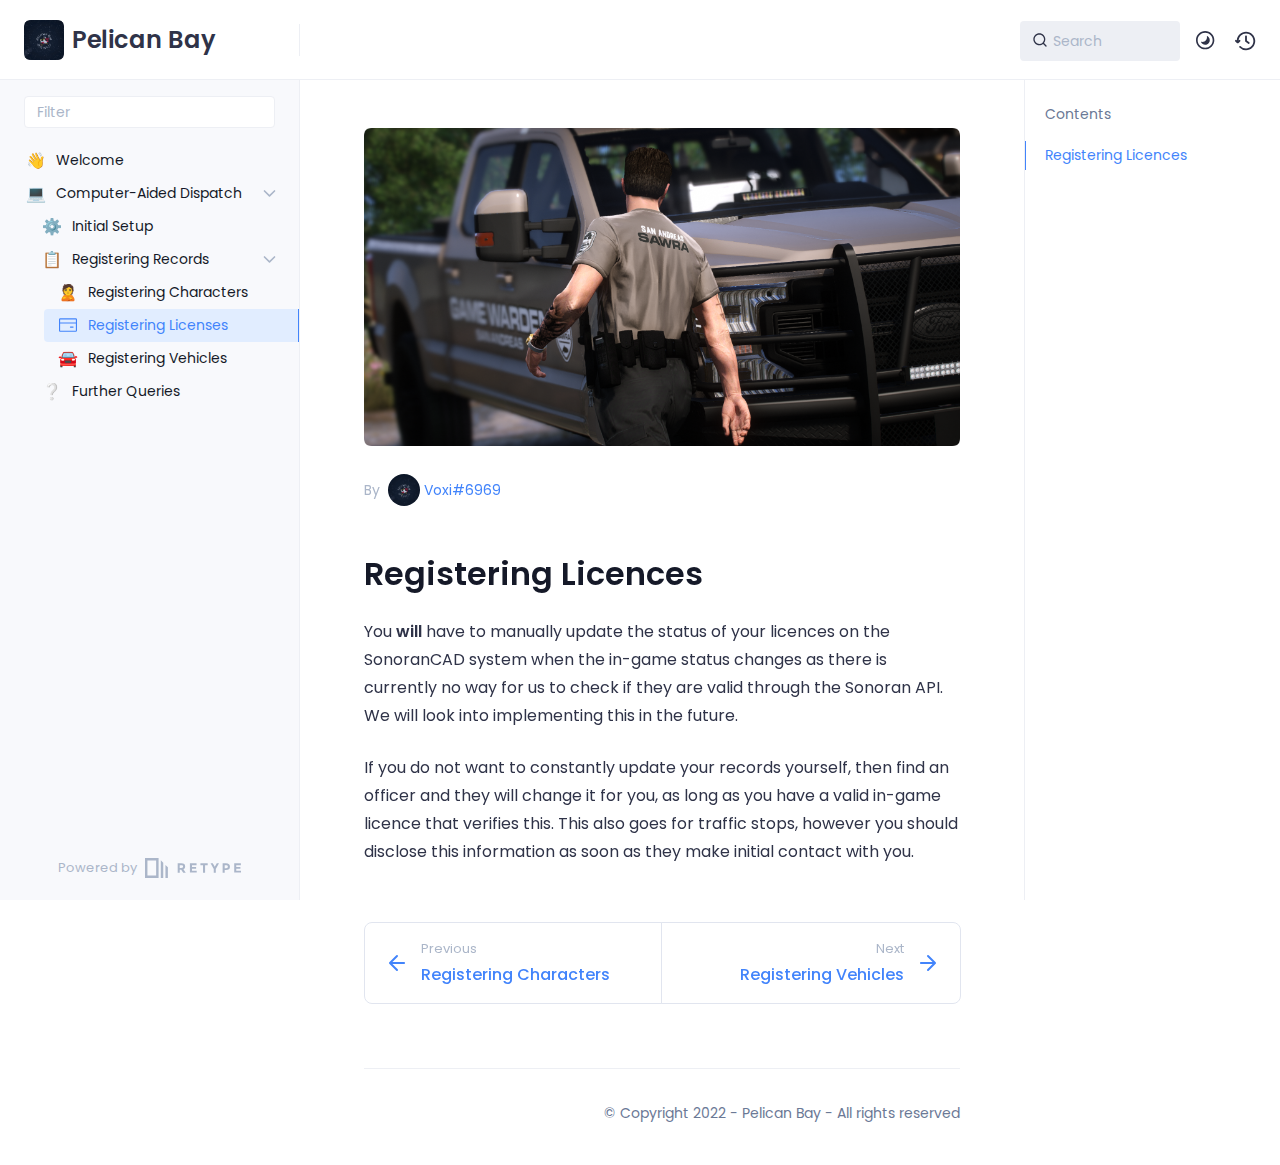
<file: cad/registering/licences/index.html>
<!DOCTYPE html>
<html lang="en" class="h-full">
<head>
    <script async src="https://www.googletagmanager.com/gtag/js?id=G-7LH4N45TFX"></script>
    <script>window.dataLayer = window.dataLayer || [];function gtag(){dataLayer.push(arguments);}gtag('js', new Date());gtag('config', 'G-7LH4N45TFX');</script>

    <script>(function(w,d,s,l,i){w[l]=w[l]||[];w[l].push({'gtm.start':new Date().getTime(),event:'gtm.js'});var f=d.getElementsByTagName(s)[0],j=d.createElement(s),dl=l!='dataLayer'?'&l='+l:'';j.async=true;j.src='https://www.googletagmanager.com/gtm.js?id='+i+dl;f.parentNode.insertBefore(j,f);})(window,document,'script','dataLayer','GTM-K7JCK5R');</script>

    <script defer data-domain="docs.pelicanbaygaming.com" src="https://plausible.io/js/plausible.js"></script>

    <meta charset="UTF-8">
    <meta name="viewport" content="width=device-width,initial-scale=1">
    <meta name="turbo-cache-control" content="no-cache" data-turbo-track="reload" data-track-token="2.4.0.714319570742">

    <!-- See retype.com -->
    <meta name="generator" content="Retype 2.4.0">

    <!-- Primary Meta Tags -->
    <title>Registering Licenses | Pelican Bay</title>
    <meta name="title" content="Registering Licenses | Pelican Bay">
    <meta name="description" content="You will have to manually update the status of your licences on the SonoranCAD system when the in-game status changes as there is currently no way for..." />

    <!-- Canonical -->
    <link rel="canonical" href="https://docs.pelicanbaygaming.com/cad/registering/licences/" />

    <!-- Open Graph / Facebook -->
    <meta property="og:type" content="website">
    <meta property="og:url" content="https://docs.pelicanbaygaming.com/cad/registering/licences/">
    <meta property="og:title" content="Registering Licenses | Pelican Bay">
    <meta property="og:description" content="You will have to manually update the status of your licences on the SonoranCAD system when the in-game status changes as there is currently no way for...">
    <meta property="og:image" content="https://docs.pelicanbaygaming.com/static/images/sawra-1.png">

    <!-- Twitter -->
    <meta property="twitter:card" content="summary_large_image">
    <meta property="twitter:url" content="https://docs.pelicanbaygaming.com/cad/registering/licences/">
    <meta property="twitter:title" content="Registering Licenses | Pelican Bay">
    <meta property="twitter:description" content="You will have to manually update the status of your licences on the SonoranCAD system when the in-game status changes as there is currently no way for...">
    <meta property="twitter:image" content="https://docs.pelicanbaygaming.com/static/images/sawra-1.png">

    <script>(function () { var el = document.documentElement, m = localStorage.getItem("doc_theme"), wm = window.matchMedia; if (m === "dark" || (!m && wm && wm("(prefers-color-scheme: dark)").matches)) { el.classList.add("dark") } else { el.classList.remove("dark") } })();</script>

    <link href="../../../static/logo.png" rel="icon" />
    <link href="../../../resources/css/retype.css?v=2.4.0.714319570742" rel="stylesheet" />

    <script type="text/javascript" src="../../../resources/js/config.js?v=2.4.0.714319570742" data-turbo-eval="false" defer></script>
    <script type="text/javascript" src="../../../resources/js/retype.js?v=2.4.0" data-turbo-eval="false" defer></script>
    <script id="lunr-js" type="text/javascript" src="../../../resources/js/lunr.js?v=2.4.0.714319570742" data-turbo-eval="false" defer></script>
</head>
<body>
    <noscript><iframe src="https://www.googletagmanager.com/ns.html?id=GTM-K7JCK5R" height="0" width="0" style="display:none;visibility:hidden"></iframe></noscript>

    <div id="docs-app" class="relative text-base antialiased text-gray-700 bg-white font-body dark:bg-dark-850 dark:text-dark-300">
        <div class="absolute bottom-0 left-0 bg-gray-100 dark:bg-dark-800" style="top: 5rem; right: 50%"></div>
    
        <header id="docs-site-header" class="sticky top-0 z-30 flex w-full h-16 bg-white border-b border-gray-200 md:h-20 dark:bg-dark-850 dark:border-dark-650">
            <div class="container relative flex items-center justify-between grow pr-6 md:justify-start">
                <!-- Mobile menu button skeleton -->
                <button v-cloak class="skeleton docs-mobile-menu-button flex items-center justify-center shrink-0 overflow-hidden dark:text-white focus:outline-none rounded-full w-10 h-10 ml-3.5 md:hidden"><svg xmlns="http://www.w3.org/2000/svg" class="mb-px shrink-0" width="24" height="24" viewBox="0 0 24 24" role="presentation" style="margin-bottom: 0px;"><g fill="currentColor"><path d="M2 4h20v2H2zM2 11h20v2H2zM2 18h20v2H2z"></path></g></svg></button>
                <div v-cloak id="docs-sidebar-toggle"></div>
        
                <!-- Logo -->
                <div class="flex items-center justify-between h-full py-2 md:w-75">
                    <div class="flex items-center px-2 md:px-6">
                        <a id="docs-site-logo" href="../../../" class="flex items-center leading-snug text-2xl">
                            <span class="w-10 mr-2 grow-0 shrink-0 overflow-hidden">
                                <img class="max-h-10 dark:hidden md:inline-block" src="../../../static/logo.png">
                                <img class="max-h-10 hidden dark:inline-block" src="../../../static/logo.png">
                            </span>
                            <span class="dark:text-white font-semibold line-clamp-1 md:line-clamp-2">Pelican Bay</span>
                        </a>
                    </div>
        
                    <span class="hidden h-8 border-r md:inline-block dark:border-dark-650"></span>
                </div>
        
                <div class="flex justify-between md:grow">
                    <!-- Top Nav -->
                    <nav class="hidden md:flex">
                        <ul class="flex flex-col mb-4 md:pl-16 md:mb-0 md:flex-row md:items-center">
                            
                        </ul>
                    </nav>
        
                    <!-- Header Right Skeleton -->
                    <div v-cloak class="flex justify-end grow skeleton">
        
                        <!-- Search input mock -->
                        <div class="relative hidden w-40 lg:block lg:max-w-sm lg:ml-auto">
                            <div class="absolute flex items-center justify-center h-full pl-3 dark:text-dark-300">
                                <svg xmlns="http://www.w3.org/2000/svg" class="icon-base" width="16" height="16" viewBox="0 0 24 24" aria-labelledby="icon" role="presentation"  style="margin-bottom: 1px;"><g fill="currentColor" ><path d="M21.71 20.29l-3.68-3.68A8.963 8.963 0 0020 11c0-4.96-4.04-9-9-9s-9 4.04-9 9 4.04 9 9 9c2.12 0 4.07-.74 5.61-1.97l3.68 3.68c.2.19.45.29.71.29s.51-.1.71-.29c.39-.39.39-1.03 0-1.42zM4 11c0-3.86 3.14-7 7-7s7 3.14 7 7c0 1.92-.78 3.66-2.04 4.93-.01.01-.02.01-.02.01-.01.01-.01.01-.01.02A6.98 6.98 0 0111 18c-3.86 0-7-3.14-7-7z" ></path></g></svg>
                            </div>
        
                            <input class="w-full h-10 transition-colors duration-200 ease-in bg-gray-200 border border-transparent rounded md:text-sm hover:bg-white hover:border-gray-300 focus:outline-none focus:bg-white focus:border-gray-500 dark:bg-dark-600 dark:border-dark-600 placeholder-gray-400 dark:placeholder-dark-400"
                            style="padding: 0.625rem 0.75rem 0.625rem 2rem" type="text" placeholder="Search" />
                        </div>
        
                        <!-- Mobile search button mock -->
                        <div class="flex items-center justify-center w-10 h-10 lg:hidden">
                            <svg xmlns="http://www.w3.org/2000/svg" class="shrink-0 icon-base" width="20" height="20" viewBox="0 0 24 24" aria-labelledby="icon" role="presentation"  style="margin-bottom: 0px;"><g fill="currentColor" ><path d="M21.71 20.29l-3.68-3.68A8.963 8.963 0 0020 11c0-4.96-4.04-9-9-9s-9 4.04-9 9 4.04 9 9 9c2.12 0 4.07-.74 5.61-1.97l3.68 3.68c.2.19.45.29.71.29s.51-.1.71-.29c.39-.39.39-1.03 0-1.42zM4 11c0-3.86 3.14-7 7-7s7 3.14 7 7c0 1.92-.78 3.66-2.04 4.93-.01.01-.02.01-.02.01-.01.01-.01.01-.01.02A6.98 6.98 0 0111 18c-3.86 0-7-3.14-7-7z" ></path></g></svg>
                        </div>
        
                        <!-- Dark mode switch placehokder -->
                        <div class="w-10 h-10 lg:ml-2"></div>
        
                        <!-- History button mock -->
                        <div class="flex items-center justify-center w-10 h-10" style="margin-right: -0.625rem;">
                            <svg xmlns="http://www.w3.org/2000/svg" class="shrink-0 icon-base" width="22" height="22" viewBox="0 0 24 24" aria-labelledby="icon" role="presentation"  style="margin-bottom: 0px;"><g fill="currentColor" ><g ><path d="M12.01 6.01c-.55 0-1 .45-1 1V12a1 1 0 00.4.8l3 2.22a.985.985 0 001.39-.2.996.996 0 00-.21-1.4l-2.6-1.92V7.01c.02-.55-.43-1-.98-1z"></path><path d="M12.01 1.91c-5.33 0-9.69 4.16-10.05 9.4l-.29-.26a.997.997 0 10-1.34 1.48l1.97 1.79c.19.17.43.26.67.26s.48-.09.67-.26l1.97-1.79a.997.997 0 10-1.34-1.48l-.31.28c.34-4.14 3.82-7.41 8.05-7.41 4.46 0 8.08 3.63 8.08 8.09s-3.63 8.08-8.08 8.08c-2.18 0-4.22-.85-5.75-2.4a.996.996 0 10-1.42 1.4 10.02 10.02 0 007.17 2.99c5.56 0 10.08-4.52 10.08-10.08.01-5.56-4.52-10.09-10.08-10.09z"></path></g></g></svg>
                        </div>
                    </div>
        
                    <div v-cloak class="flex justify-end grow">
                        <div id="docs-mobile-search-button"></div>
                        <doc-search-desktop></doc-search-desktop>
        
                        <doc-theme-switch class="lg:ml-2"></doc-theme-switch>
                        <doc-history></doc-history>
                    </div>
                </div>
            </div>
        </header>
    
        <div class="container relative flex bg-white">
            <!-- Sidebar Skeleton -->
            <div v-cloak class="fixed flex flex-col shrink-0 duration-300 ease-in-out bg-gray-100 border-gray-200 sidebar top-20 w-75 border-r h-screen md:sticky transition-transform skeleton dark:bg-dark-800 dark:border-dark-650">
            
                <!-- Render this div, if config.showSidebarFilter is `true` -->
                <div class="flex items-center h-16 px-6">
                    <input class="w-full h-8 px-3 py-2 transition-colors duration-200 ease-linear bg-white border border-gray-200 rounded shadow-none text-sm focus:outline-none focus:border-gray-600 dark:bg-dark-600 dark:border-dark-600" type="text" placeholder="Filter" />
                </div>
            
                <div class="pl-6 mb-4 mt-1">
                    <div class="w-32 h-3 mb-4 bg-gray-200 rounded-full loading dark:bg-dark-600"></div>
                    <div class="w-48 h-3 mb-4 bg-gray-200 rounded-full loading dark:bg-dark-600"></div>
                    <div class="w-40 h-3 mb-4 bg-gray-200 rounded-full loading dark:bg-dark-600"></div>
                    <div class="w-32 h-3 mb-4 bg-gray-200 rounded-full loading dark:bg-dark-600"></div>
                    <div class="w-48 h-3 mb-4 bg-gray-200 rounded-full loading dark:bg-dark-600"></div>
                    <div class="w-40 h-3 mb-4 bg-gray-200 rounded-full loading dark:bg-dark-600"></div>
                </div>
            
                <div class="shrink-0 mt-auto bg-transparent dark:border-dark-650">
                    <a class="flex items-center justify-center flex-nowrap h-16 text-gray-400 dark:text-dark-400 hover:text-gray-700 dark:hover:text-dark-300 transition-colors duration-150 ease-in docs-powered-by" target="_blank" href="https://retype.com/" rel="noopener">
                        <span class="text-xs whitespace-nowrap">Powered by</span>
                        <svg xmlns="http://www.w3.org/2000/svg" class="ml-2" fill="currentColor" width="96" height="20" overflow="visible"><path d="M0 0v20h13.59V0H0zm11.15 17.54H2.44V2.46h8.71v15.08zM15.8 20h2.44V4.67L15.8 2.22zM20.45 6.89V20h2.44V9.34z"/><g><path d="M40.16 8.44c0 1.49-.59 2.45-1.75 2.88l2.34 3.32h-2.53l-2.04-2.96h-1.43v2.96h-2.06V5.36h3.5c1.43 0 2.46.24 3.07.73s.9 1.27.9 2.35zm-2.48 1.1c.26-.23.38-.59.38-1.09 0-.5-.13-.84-.4-1.03s-.73-.28-1.39-.28h-1.54v2.75h1.5c.72 0 1.2-.12 1.45-.35zM51.56 5.36V7.2h-4.59v1.91h4.13v1.76h-4.13v1.92h4.74v1.83h-6.79V5.36h6.64zM60.09 7.15v7.48h-2.06V7.15h-2.61V5.36h7.28v1.79h-2.61zM70.81 14.64h-2.06v-3.66l-3.19-5.61h2.23l1.99 3.45 1.99-3.45H74l-3.19 5.61v3.66zM83.99 6.19c.65.55.97 1.4.97 2.55s-.33 1.98-1 2.51-1.68.8-3.04.8h-1.23v2.59h-2.06V5.36h3.26c1.42 0 2.45.28 3.1.83zm-1.51 3.65c.25-.28.37-.69.37-1.22s-.16-.92-.48-1.14c-.32-.23-.82-.34-1.5-.34H79.7v3.12h1.38c.68 0 1.15-.14 1.4-.42zM95.85 5.36V7.2h-4.59v1.91h4.13v1.76h-4.13v1.92H96v1.83h-6.79V5.36h6.64z"/></g></svg>
                    </a>
                </div>
            </div>
            
            <!-- Sidebar component -->
            <doc-sidebar v-cloak>
                <template #sidebar-footer>
                    <div class="shrink-0 mt-auto border-t md:bg-transparent md:border-none dark:border-dark-650">
            
                        <a class="flex items-center justify-center flex-nowrap h-16 text-gray-400 dark:text-dark-400 hover:text-gray-700 dark:hover:text-dark-300 transition-colors duration-150 ease-in docs-powered-by" target="_blank" href="https://retype.com/" rel="noopener">
                            <span class="text-xs whitespace-nowrap">Powered by</span>
                            <svg xmlns="http://www.w3.org/2000/svg" class="ml-2" fill="currentColor" width="96" height="20" overflow="visible"><path d="M0 0v20h13.59V0H0zm11.15 17.54H2.44V2.46h8.71v15.08zM15.8 20h2.44V4.67L15.8 2.22zM20.45 6.89V20h2.44V9.34z"/><g><path d="M40.16 8.44c0 1.49-.59 2.45-1.75 2.88l2.34 3.32h-2.53l-2.04-2.96h-1.43v2.96h-2.06V5.36h3.5c1.43 0 2.46.24 3.07.73s.9 1.27.9 2.35zm-2.48 1.1c.26-.23.38-.59.38-1.09 0-.5-.13-.84-.4-1.03s-.73-.28-1.39-.28h-1.54v2.75h1.5c.72 0 1.2-.12 1.45-.35zM51.56 5.36V7.2h-4.59v1.91h4.13v1.76h-4.13v1.92h4.74v1.83h-6.79V5.36h6.64zM60.09 7.15v7.48h-2.06V7.15h-2.61V5.36h7.28v1.79h-2.61zM70.81 14.64h-2.06v-3.66l-3.19-5.61h2.23l1.99 3.45 1.99-3.45H74l-3.19 5.61v3.66zM83.99 6.19c.65.55.97 1.4.97 2.55s-.33 1.98-1 2.51-1.68.8-3.04.8h-1.23v2.59h-2.06V5.36h3.26c1.42 0 2.45.28 3.1.83zm-1.51 3.65c.25-.28.37-.69.37-1.22s-.16-.92-.48-1.14c-.32-.23-.82-.34-1.5-.34H79.7v3.12h1.38c.68 0 1.15-.14 1.4-.42zM95.85 5.36V7.2h-4.59v1.91h4.13v1.76h-4.13v1.92H96v1.83h-6.79V5.36h6.64z"/></g></svg>
                        </a>
                    </div>
                </template>
            </doc-sidebar>
    
            <div class="grow min-w-0 dark:bg-dark-850">
                <!-- Render "toolbar" template here on api pages --><!-- Render page content -->
                <div class="flex">
                    <div class="grow min-w-0 px-6 md:px-16">
                        <main class="relative pt-6 pb-16">
                            <div class="docs-markdown" id="docs-content">
                                <!-- Rendered if sidebar right is enabled -->
                                <div id="docs-sidebar-right-toggle"></div>
                
                                <!-- Page content  -->
<p><figure class="content-center">
    <img src="../../../static/images/sawra-1.png" alt="" />
    <figcaption class="caption"></figcaption>
</figure>
</p>
<doc-anchor-target id="section" class="break-words">
    <h1>
        <doc-anchor-trigger class="header-anchor-trigger" to="#section">#</doc-anchor-trigger>
        <span></span>
    </h1>
</doc-anchor-target>
<div class="-mt-3 mb-12 flex flex-wrap text-sm text-gray-400 dark:text-dark-350 items-center">
    <div class="flex items-center">
        <div>By</div>
        <div class="ml-2 flex items-center">
          <div class="shrink-0 w-8 h-8 overflow-hidden rounded-full">
            <a href="https://voxi.codes"><img class="object-cover" src="../../../static/logo.png"/></a>
          </div>
          <div class="ml-1 whitespace-nowrap text-gray-500 dark:text-dark-350"><a href="https://voxi.codes">Voxi#6969</a></div>
        </div>
    </div>
</div>

<doc-anchor-target id="registering-licences">
    <h2>
        <doc-anchor-trigger class="header-anchor-trigger" to="#registering-licences">#</doc-anchor-trigger>
        <span>Registering Licences</span>
    </h2>
</doc-anchor-target>
<p>You <strong>will</strong> have to manually update the status of your licences on the SonoranCAD system when the in-game status changes as there is currently no way for us to check if they are valid through the Sonoran API. We will look into implementing this in the future.</p>
<p>If you do not want to constantly update your records yourself, then find an officer and they will change it for you, as long as you have a valid in-game licence that verifies this. This also goes for traffic stops, however you should disclose this information as soon as they make initial contact with you.</p>

                                
                                <!-- Required only on API pages -->
                                <doc-toolbar-member-filter-no-results />
                            </div>
                            <footer class="clear-both">
                            
                                <nav class="flex mt-14">
                                    <div class="w-1/2">
                                        <a class="px-5 py-4 h-full flex items-center break-normal font-medium text-blue-500 dark:text-blue-400 border border-gray-300 hover:border-gray-400 dark:border-dark-650 dark:hover:border-dark-450 rounded-l-lg transition-colors duration-150 relative hover:z-5" href="../../../cad/registering/characters/">
                                            <svg xmlns="http://www.w3.org/2000/svg" class="mr-3" width="24" height="24" viewBox="0 0 24 24" fill="currentColor" overflow="visible"><path d="M19 11H7.41l5.29-5.29a.996.996 0 10-1.41-1.41l-7 7a1 1 0 000 1.42l7 7a1.024 1.024 0 001.42-.01.996.996 0 000-1.41L7.41 13H19c.55 0 1-.45 1-1s-.45-1-1-1z" /><path fill="none" d="M0 0h24v24H0z" /></svg>
                                            <span>
                                                <span class="block text-xs font-normal text-gray-400 dark:text-dark-400">Previous</span>
                                                <span class="block mt-1">Registering Characters</span>
                                            </span>
                                        </a>
                                    </div>
                            
                                    <div class="w-1/2">
                                        <a class="px-5 py-4 -mx-px h-full flex items-center justify-end break-normal font-medium text-blue-500 dark:text-blue-400 border border-gray-300 hover:border-gray-400 dark:border-dark-650 dark:hover:border-dark-450 rounded-r-lg transition-colors duration-150 relative hover:z-5" href="../../../cad/registering/vehicles/">
                                            <span>
                                                <span class="block text-xs font-normal text-right text-gray-400 dark:text-dark-400">Next</span>
                                                <span class="block mt-1">Registering Vehicles</span>
                                            </span>
                                            <svg xmlns="http://www.w3.org/2000/svg" class="ml-3" width="24" height="24" viewBox="0 0 24 24" fill="currentColor" overflow="visible"><path d="M19.92 12.38a1 1 0 00-.22-1.09l-7-7a.996.996 0 10-1.41 1.41l5.3 5.3H5c-.55 0-1 .45-1 1s.45 1 1 1h11.59l-5.29 5.29a.996.996 0 000 1.41c.19.2.44.3.7.3s.51-.1.71-.29l7-7c.09-.09.16-.21.21-.33z" /><path fill="none" d="M0 0h24v24H0z" /></svg>
                                        </a>
                                    </div>
                                </nav>
                            </footer>
                        </main>
                
                        <div class="border-t dark:border-dark-650 pt-6 mb-8">
                            <footer class="flex flex-wrap items-center justify-between">
                                <div>
                                    <ul class="flex flex-wrap items-center text-sm">
                                    </ul>
                                </div>
                                <div class="docs-copyright py-2 text-gray-500 dark:text-dark-350 text-sm leading-relaxed"><p>© Copyright 2022 - Pelican Bay - All rights reserved</p></div>
                            </footer>
                        </div>
                    </div>
                
                    <!-- Rendered if sidebar right is enabled -->
                    <!-- Sidebar right skeleton-->
                    <div v-cloak class="fixed top-0 bottom-0 right-0 translate-x-full bg-white border-gray-200 lg:sticky lg:border-l lg:shrink-0 lg:pt-6 lg:transform-none sm:w-1/2 lg:w-64 lg:z-0 md:w-104 sidebar-right skeleton dark:bg-dark-850 dark:border-dark-650">
                        <div class="pl-5">
                            <div class="w-32 h-3 mb-4 bg-gray-200 dark:bg-dark-600 rounded-full loading"></div>
                            <div class="w-48 h-3 mb-4 bg-gray-200 dark:bg-dark-600 rounded-full loading"></div>
                            <div class="w-40 h-3 mb-4 bg-gray-200 dark:bg-dark-600 rounded-full loading"></div>
                        </div>
                    </div>
                
                    <!-- User should be able to hide sidebar right -->
                    <doc-sidebar-right v-cloak></doc-sidebar-right>
                </div>

            </div>
        </div>
    
        <doc-search-mobile></doc-search-mobile>
        <doc-back-to-top></doc-back-to-top>
    </div>


    <div id="docs-overlay-target"></div>

    <script>window.__DOCS__ = { "title": "Registering Licenses", level: 3, icon: "file", hasPrism: false, hasMermaid: false, hasMath: false }</script>
</body>
</html>
</file>
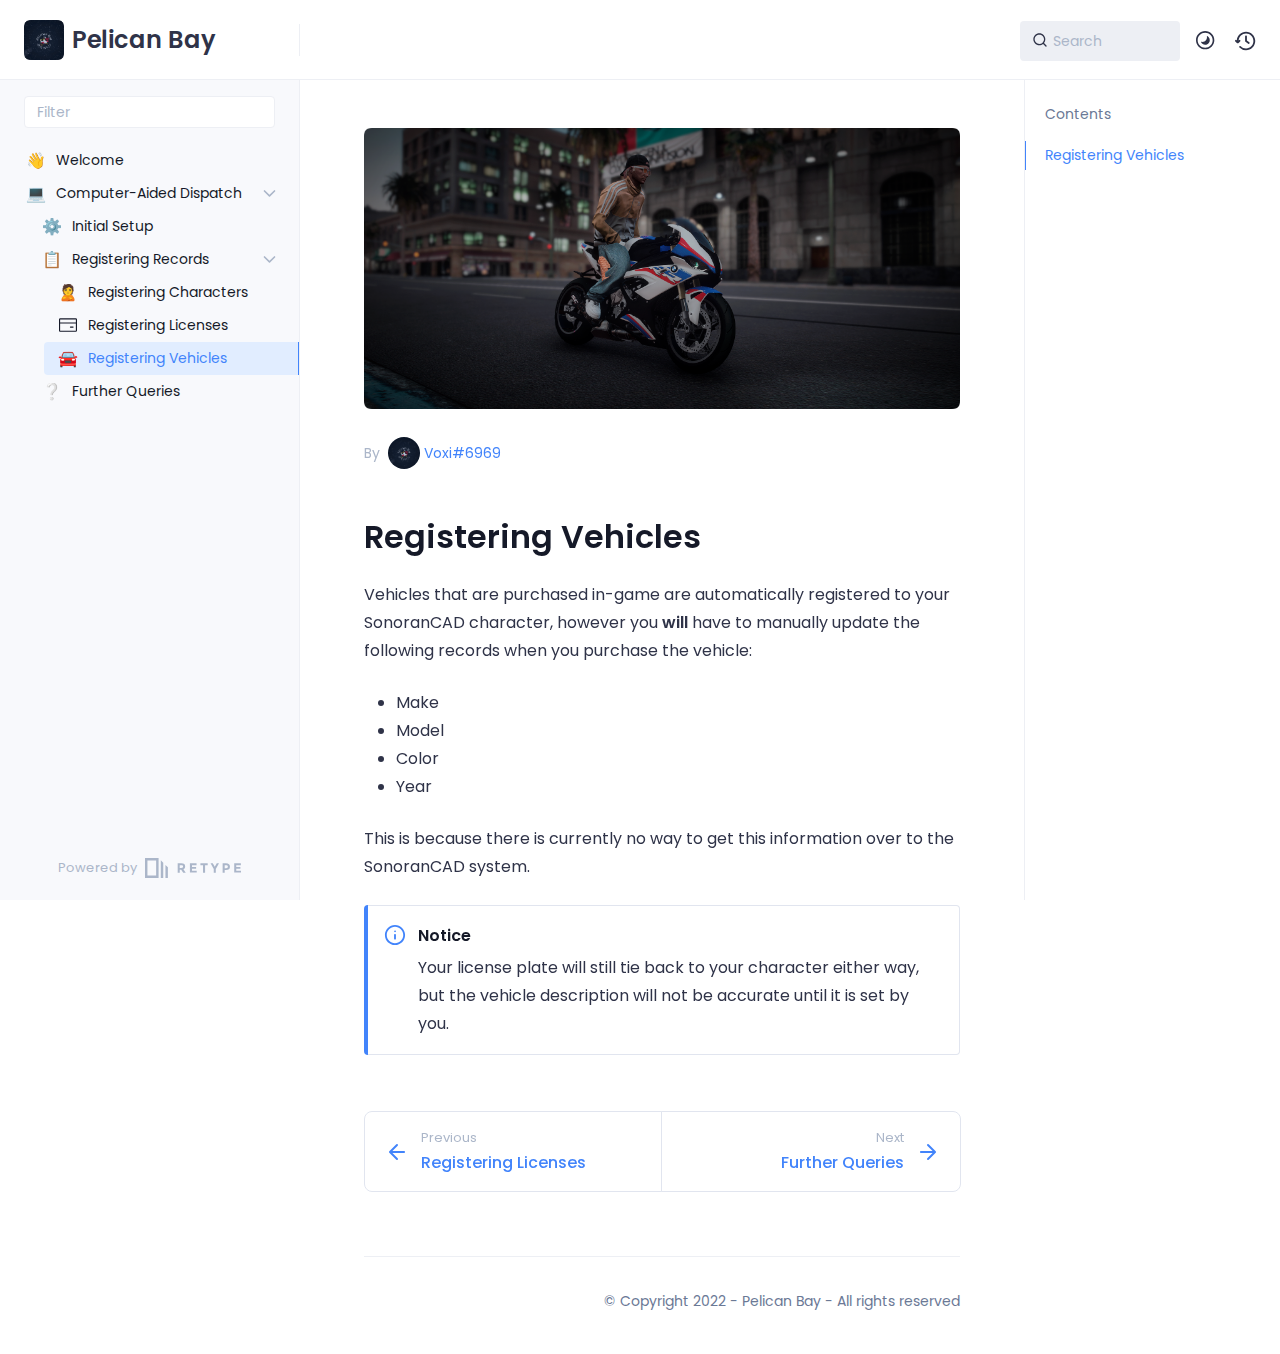
<file: cad/registering/vehicles/index.html>
<!DOCTYPE html>
<html lang="en" class="h-full">
<head>
    <script async src="https://www.googletagmanager.com/gtag/js?id=G-7LH4N45TFX"></script>
    <script>window.dataLayer = window.dataLayer || [];function gtag(){dataLayer.push(arguments);}gtag('js', new Date());gtag('config', 'G-7LH4N45TFX');</script>

    <script>(function(w,d,s,l,i){w[l]=w[l]||[];w[l].push({'gtm.start':new Date().getTime(),event:'gtm.js'});var f=d.getElementsByTagName(s)[0],j=d.createElement(s),dl=l!='dataLayer'?'&l='+l:'';j.async=true;j.src='https://www.googletagmanager.com/gtm.js?id='+i+dl;f.parentNode.insertBefore(j,f);})(window,document,'script','dataLayer','GTM-K7JCK5R');</script>

    <script defer data-domain="docs.pelicanbaygaming.com" src="https://plausible.io/js/plausible.js"></script>

    <meta charset="UTF-8">
    <meta name="viewport" content="width=device-width,initial-scale=1">
    <meta name="turbo-cache-control" content="no-cache" data-turbo-track="reload" data-track-token="2.4.0.714319570742">

    <!-- See retype.com -->
    <meta name="generator" content="Retype 2.4.0">

    <!-- Primary Meta Tags -->
    <title>Registering Vehicles | Pelican Bay</title>
    <meta name="title" content="Registering Vehicles | Pelican Bay">
    <meta name="description" content="Vehicles that are purchased in-game are automatically registered to your SonoranCAD character, however you" />

    <!-- Canonical -->
    <link rel="canonical" href="https://docs.pelicanbaygaming.com/cad/registering/vehicles/" />

    <!-- Open Graph / Facebook -->
    <meta property="og:type" content="website">
    <meta property="og:url" content="https://docs.pelicanbaygaming.com/cad/registering/vehicles/">
    <meta property="og:title" content="Registering Vehicles | Pelican Bay">
    <meta property="og:description" content="Vehicles that are purchased in-game are automatically registered to your SonoranCAD character, however you">
    <meta property="og:image" content="https://docs.pelicanbaygaming.com/static/images/civ-1.png">

    <!-- Twitter -->
    <meta property="twitter:card" content="summary_large_image">
    <meta property="twitter:url" content="https://docs.pelicanbaygaming.com/cad/registering/vehicles/">
    <meta property="twitter:title" content="Registering Vehicles | Pelican Bay">
    <meta property="twitter:description" content="Vehicles that are purchased in-game are automatically registered to your SonoranCAD character, however you">
    <meta property="twitter:image" content="https://docs.pelicanbaygaming.com/static/images/civ-1.png">

    <script>(function () { var el = document.documentElement, m = localStorage.getItem("doc_theme"), wm = window.matchMedia; if (m === "dark" || (!m && wm && wm("(prefers-color-scheme: dark)").matches)) { el.classList.add("dark") } else { el.classList.remove("dark") } })();</script>

    <link href="../../../static/logo.png" rel="icon" />
    <link href="../../../resources/css/retype.css?v=2.4.0.714319570742" rel="stylesheet" />

    <script type="text/javascript" src="../../../resources/js/config.js?v=2.4.0.714319570742" data-turbo-eval="false" defer></script>
    <script type="text/javascript" src="../../../resources/js/retype.js?v=2.4.0" data-turbo-eval="false" defer></script>
    <script id="lunr-js" type="text/javascript" src="../../../resources/js/lunr.js?v=2.4.0.714319570742" data-turbo-eval="false" defer></script>
</head>
<body>
    <noscript><iframe src="https://www.googletagmanager.com/ns.html?id=GTM-K7JCK5R" height="0" width="0" style="display:none;visibility:hidden"></iframe></noscript>

    <div id="docs-app" class="relative text-base antialiased text-gray-700 bg-white font-body dark:bg-dark-850 dark:text-dark-300">
        <div class="absolute bottom-0 left-0 bg-gray-100 dark:bg-dark-800" style="top: 5rem; right: 50%"></div>
    
        <header id="docs-site-header" class="sticky top-0 z-30 flex w-full h-16 bg-white border-b border-gray-200 md:h-20 dark:bg-dark-850 dark:border-dark-650">
            <div class="container relative flex items-center justify-between grow pr-6 md:justify-start">
                <!-- Mobile menu button skeleton -->
                <button v-cloak class="skeleton docs-mobile-menu-button flex items-center justify-center shrink-0 overflow-hidden dark:text-white focus:outline-none rounded-full w-10 h-10 ml-3.5 md:hidden"><svg xmlns="http://www.w3.org/2000/svg" class="mb-px shrink-0" width="24" height="24" viewBox="0 0 24 24" role="presentation" style="margin-bottom: 0px;"><g fill="currentColor"><path d="M2 4h20v2H2zM2 11h20v2H2zM2 18h20v2H2z"></path></g></svg></button>
                <div v-cloak id="docs-sidebar-toggle"></div>
        
                <!-- Logo -->
                <div class="flex items-center justify-between h-full py-2 md:w-75">
                    <div class="flex items-center px-2 md:px-6">
                        <a id="docs-site-logo" href="../../../" class="flex items-center leading-snug text-2xl">
                            <span class="w-10 mr-2 grow-0 shrink-0 overflow-hidden">
                                <img class="max-h-10 dark:hidden md:inline-block" src="../../../static/logo.png">
                                <img class="max-h-10 hidden dark:inline-block" src="../../../static/logo.png">
                            </span>
                            <span class="dark:text-white font-semibold line-clamp-1 md:line-clamp-2">Pelican Bay</span>
                        </a>
                    </div>
        
                    <span class="hidden h-8 border-r md:inline-block dark:border-dark-650"></span>
                </div>
        
                <div class="flex justify-between md:grow">
                    <!-- Top Nav -->
                    <nav class="hidden md:flex">
                        <ul class="flex flex-col mb-4 md:pl-16 md:mb-0 md:flex-row md:items-center">
                            
                        </ul>
                    </nav>
        
                    <!-- Header Right Skeleton -->
                    <div v-cloak class="flex justify-end grow skeleton">
        
                        <!-- Search input mock -->
                        <div class="relative hidden w-40 lg:block lg:max-w-sm lg:ml-auto">
                            <div class="absolute flex items-center justify-center h-full pl-3 dark:text-dark-300">
                                <svg xmlns="http://www.w3.org/2000/svg" class="icon-base" width="16" height="16" viewBox="0 0 24 24" aria-labelledby="icon" role="presentation"  style="margin-bottom: 1px;"><g fill="currentColor" ><path d="M21.71 20.29l-3.68-3.68A8.963 8.963 0 0020 11c0-4.96-4.04-9-9-9s-9 4.04-9 9 4.04 9 9 9c2.12 0 4.07-.74 5.61-1.97l3.68 3.68c.2.19.45.29.71.29s.51-.1.71-.29c.39-.39.39-1.03 0-1.42zM4 11c0-3.86 3.14-7 7-7s7 3.14 7 7c0 1.92-.78 3.66-2.04 4.93-.01.01-.02.01-.02.01-.01.01-.01.01-.01.02A6.98 6.98 0 0111 18c-3.86 0-7-3.14-7-7z" ></path></g></svg>
                            </div>
        
                            <input class="w-full h-10 transition-colors duration-200 ease-in bg-gray-200 border border-transparent rounded md:text-sm hover:bg-white hover:border-gray-300 focus:outline-none focus:bg-white focus:border-gray-500 dark:bg-dark-600 dark:border-dark-600 placeholder-gray-400 dark:placeholder-dark-400"
                            style="padding: 0.625rem 0.75rem 0.625rem 2rem" type="text" placeholder="Search" />
                        </div>
        
                        <!-- Mobile search button mock -->
                        <div class="flex items-center justify-center w-10 h-10 lg:hidden">
                            <svg xmlns="http://www.w3.org/2000/svg" class="shrink-0 icon-base" width="20" height="20" viewBox="0 0 24 24" aria-labelledby="icon" role="presentation"  style="margin-bottom: 0px;"><g fill="currentColor" ><path d="M21.71 20.29l-3.68-3.68A8.963 8.963 0 0020 11c0-4.96-4.04-9-9-9s-9 4.04-9 9 4.04 9 9 9c2.12 0 4.07-.74 5.61-1.97l3.68 3.68c.2.19.45.29.71.29s.51-.1.71-.29c.39-.39.39-1.03 0-1.42zM4 11c0-3.86 3.14-7 7-7s7 3.14 7 7c0 1.92-.78 3.66-2.04 4.93-.01.01-.02.01-.02.01-.01.01-.01.01-.01.02A6.98 6.98 0 0111 18c-3.86 0-7-3.14-7-7z" ></path></g></svg>
                        </div>
        
                        <!-- Dark mode switch placehokder -->
                        <div class="w-10 h-10 lg:ml-2"></div>
        
                        <!-- History button mock -->
                        <div class="flex items-center justify-center w-10 h-10" style="margin-right: -0.625rem;">
                            <svg xmlns="http://www.w3.org/2000/svg" class="shrink-0 icon-base" width="22" height="22" viewBox="0 0 24 24" aria-labelledby="icon" role="presentation"  style="margin-bottom: 0px;"><g fill="currentColor" ><g ><path d="M12.01 6.01c-.55 0-1 .45-1 1V12a1 1 0 00.4.8l3 2.22a.985.985 0 001.39-.2.996.996 0 00-.21-1.4l-2.6-1.92V7.01c.02-.55-.43-1-.98-1z"></path><path d="M12.01 1.91c-5.33 0-9.69 4.16-10.05 9.4l-.29-.26a.997.997 0 10-1.34 1.48l1.97 1.79c.19.17.43.26.67.26s.48-.09.67-.26l1.97-1.79a.997.997 0 10-1.34-1.48l-.31.28c.34-4.14 3.82-7.41 8.05-7.41 4.46 0 8.08 3.63 8.08 8.09s-3.63 8.08-8.08 8.08c-2.18 0-4.22-.85-5.75-2.4a.996.996 0 10-1.42 1.4 10.02 10.02 0 007.17 2.99c5.56 0 10.08-4.52 10.08-10.08.01-5.56-4.52-10.09-10.08-10.09z"></path></g></g></svg>
                        </div>
                    </div>
        
                    <div v-cloak class="flex justify-end grow">
                        <div id="docs-mobile-search-button"></div>
                        <doc-search-desktop></doc-search-desktop>
        
                        <doc-theme-switch class="lg:ml-2"></doc-theme-switch>
                        <doc-history></doc-history>
                    </div>
                </div>
            </div>
        </header>
    
        <div class="container relative flex bg-white">
            <!-- Sidebar Skeleton -->
            <div v-cloak class="fixed flex flex-col shrink-0 duration-300 ease-in-out bg-gray-100 border-gray-200 sidebar top-20 w-75 border-r h-screen md:sticky transition-transform skeleton dark:bg-dark-800 dark:border-dark-650">
            
                <!-- Render this div, if config.showSidebarFilter is `true` -->
                <div class="flex items-center h-16 px-6">
                    <input class="w-full h-8 px-3 py-2 transition-colors duration-200 ease-linear bg-white border border-gray-200 rounded shadow-none text-sm focus:outline-none focus:border-gray-600 dark:bg-dark-600 dark:border-dark-600" type="text" placeholder="Filter" />
                </div>
            
                <div class="pl-6 mb-4 mt-1">
                    <div class="w-32 h-3 mb-4 bg-gray-200 rounded-full loading dark:bg-dark-600"></div>
                    <div class="w-48 h-3 mb-4 bg-gray-200 rounded-full loading dark:bg-dark-600"></div>
                    <div class="w-40 h-3 mb-4 bg-gray-200 rounded-full loading dark:bg-dark-600"></div>
                    <div class="w-32 h-3 mb-4 bg-gray-200 rounded-full loading dark:bg-dark-600"></div>
                    <div class="w-48 h-3 mb-4 bg-gray-200 rounded-full loading dark:bg-dark-600"></div>
                    <div class="w-40 h-3 mb-4 bg-gray-200 rounded-full loading dark:bg-dark-600"></div>
                </div>
            
                <div class="shrink-0 mt-auto bg-transparent dark:border-dark-650">
                    <a class="flex items-center justify-center flex-nowrap h-16 text-gray-400 dark:text-dark-400 hover:text-gray-700 dark:hover:text-dark-300 transition-colors duration-150 ease-in docs-powered-by" target="_blank" href="https://retype.com/" rel="noopener">
                        <span class="text-xs whitespace-nowrap">Powered by</span>
                        <svg xmlns="http://www.w3.org/2000/svg" class="ml-2" fill="currentColor" width="96" height="20" overflow="visible"><path d="M0 0v20h13.59V0H0zm11.15 17.54H2.44V2.46h8.71v15.08zM15.8 20h2.44V4.67L15.8 2.22zM20.45 6.89V20h2.44V9.34z"/><g><path d="M40.16 8.44c0 1.49-.59 2.45-1.75 2.88l2.34 3.32h-2.53l-2.04-2.96h-1.43v2.96h-2.06V5.36h3.5c1.43 0 2.46.24 3.07.73s.9 1.27.9 2.35zm-2.48 1.1c.26-.23.38-.59.38-1.09 0-.5-.13-.84-.4-1.03s-.73-.28-1.39-.28h-1.54v2.75h1.5c.72 0 1.2-.12 1.45-.35zM51.56 5.36V7.2h-4.59v1.91h4.13v1.76h-4.13v1.92h4.74v1.83h-6.79V5.36h6.64zM60.09 7.15v7.48h-2.06V7.15h-2.61V5.36h7.28v1.79h-2.61zM70.81 14.64h-2.06v-3.66l-3.19-5.61h2.23l1.99 3.45 1.99-3.45H74l-3.19 5.61v3.66zM83.99 6.19c.65.55.97 1.4.97 2.55s-.33 1.98-1 2.51-1.68.8-3.04.8h-1.23v2.59h-2.06V5.36h3.26c1.42 0 2.45.28 3.1.83zm-1.51 3.65c.25-.28.37-.69.37-1.22s-.16-.92-.48-1.14c-.32-.23-.82-.34-1.5-.34H79.7v3.12h1.38c.68 0 1.15-.14 1.4-.42zM95.85 5.36V7.2h-4.59v1.91h4.13v1.76h-4.13v1.92H96v1.83h-6.79V5.36h6.64z"/></g></svg>
                    </a>
                </div>
            </div>
            
            <!-- Sidebar component -->
            <doc-sidebar v-cloak>
                <template #sidebar-footer>
                    <div class="shrink-0 mt-auto border-t md:bg-transparent md:border-none dark:border-dark-650">
            
                        <a class="flex items-center justify-center flex-nowrap h-16 text-gray-400 dark:text-dark-400 hover:text-gray-700 dark:hover:text-dark-300 transition-colors duration-150 ease-in docs-powered-by" target="_blank" href="https://retype.com/" rel="noopener">
                            <span class="text-xs whitespace-nowrap">Powered by</span>
                            <svg xmlns="http://www.w3.org/2000/svg" class="ml-2" fill="currentColor" width="96" height="20" overflow="visible"><path d="M0 0v20h13.59V0H0zm11.15 17.54H2.44V2.46h8.71v15.08zM15.8 20h2.44V4.67L15.8 2.22zM20.45 6.89V20h2.44V9.34z"/><g><path d="M40.16 8.44c0 1.49-.59 2.45-1.75 2.88l2.34 3.32h-2.53l-2.04-2.96h-1.43v2.96h-2.06V5.36h3.5c1.43 0 2.46.24 3.07.73s.9 1.27.9 2.35zm-2.48 1.1c.26-.23.38-.59.38-1.09 0-.5-.13-.84-.4-1.03s-.73-.28-1.39-.28h-1.54v2.75h1.5c.72 0 1.2-.12 1.45-.35zM51.56 5.36V7.2h-4.59v1.91h4.13v1.76h-4.13v1.92h4.74v1.83h-6.79V5.36h6.64zM60.09 7.15v7.48h-2.06V7.15h-2.61V5.36h7.28v1.79h-2.61zM70.81 14.64h-2.06v-3.66l-3.19-5.61h2.23l1.99 3.45 1.99-3.45H74l-3.19 5.61v3.66zM83.99 6.19c.65.55.97 1.4.97 2.55s-.33 1.98-1 2.51-1.68.8-3.04.8h-1.23v2.59h-2.06V5.36h3.26c1.42 0 2.45.28 3.1.83zm-1.51 3.65c.25-.28.37-.69.37-1.22s-.16-.92-.48-1.14c-.32-.23-.82-.34-1.5-.34H79.7v3.12h1.38c.68 0 1.15-.14 1.4-.42zM95.85 5.36V7.2h-4.59v1.91h4.13v1.76h-4.13v1.92H96v1.83h-6.79V5.36h6.64z"/></g></svg>
                        </a>
                    </div>
                </template>
            </doc-sidebar>
    
            <div class="grow min-w-0 dark:bg-dark-850">
                <!-- Render "toolbar" template here on api pages --><!-- Render page content -->
                <div class="flex">
                    <div class="grow min-w-0 px-6 md:px-16">
                        <main class="relative pt-6 pb-16">
                            <div class="docs-markdown" id="docs-content">
                                <!-- Rendered if sidebar right is enabled -->
                                <div id="docs-sidebar-right-toggle"></div>
                
                                <!-- Page content  -->
<p><figure class="content-center">
    <img src="../../../static/images/civ-1.png" alt="" />
    <figcaption class="caption"></figcaption>
</figure>
</p>
<doc-anchor-target id="section" class="break-words">
    <h1>
        <doc-anchor-trigger class="header-anchor-trigger" to="#section">#</doc-anchor-trigger>
        <span></span>
    </h1>
</doc-anchor-target>
<div class="-mt-3 mb-12 flex flex-wrap text-sm text-gray-400 dark:text-dark-350 items-center">
    <div class="flex items-center">
        <div>By</div>
        <div class="ml-2 flex items-center">
          <div class="shrink-0 w-8 h-8 overflow-hidden rounded-full">
            <a href="https://voxi.codes"><img class="object-cover" src="../../../static/logo.png"/></a>
          </div>
          <div class="ml-1 whitespace-nowrap text-gray-500 dark:text-dark-350"><a href="https://voxi.codes">Voxi#6969</a></div>
        </div>
    </div>
</div>

<doc-anchor-target id="registering-vehicles">
    <h2>
        <doc-anchor-trigger class="header-anchor-trigger" to="#registering-vehicles">#</doc-anchor-trigger>
        <span>Registering Vehicles</span>
    </h2>
</doc-anchor-target>
<p>Vehicles that are purchased in-game are automatically registered to your SonoranCAD character, however you <strong>will</strong> have to manually update the following records when you purchase the vehicle:</p>
<ul>
<li>Make</li>
<li>Model</li>
<li>Color</li>
<li>Year</li>
</ul>
<p>This is because there is currently no way to get this information over to the SonoranCAD system.</p>
<div class="flex mb-6">
    <div class="shrink-0 w-1 rounded-tl rounded-bl bg-blue-500 dark:bg-blue-400"></div>
    <div class="flex w-full py-4 border border-l-0 border-gray-300 rounded-tr rounded-br doc-alert bg-white dark:bg-dark-700 dark:border-dark-700" role="alert">
        <div class="flex items-center ml-4 h-7">
            <svg xmlns="http://www.w3.org/2000/svg" class="mb-px text-blue-500 dark:text-blue-400" width="22" height="22" viewBox="0 0 24 24" role="presentation">
                <g fill="currentColor"><g>
                    <path d="M12 1C5.93 1 1 5.93 1 12s4.93 11 11 11 11-4.93 11-11S18.07 1 12 1zm0 20c-4.96 0-9-4.04-9-9s4.04-9 9-9 9 4.04 9 9-4.04 9-9 9z"></path>
                    <path d="M12 11c-.55 0-1 .45-1 1v4c0 .55.45 1 1 1s1-.45 1-1v-4c0-.55-.45-1-1-1zM12.01 7c-.56 0-1 .45-1 1s.45 1 1 1 1-.45 1-1-.45-1-1-1z"></path>
                    <path fill="none" d="M0 0h24v24H0z"></path>
                </g></g>
            </svg>
        </div>
        <div class="pr-5 ml-3 w-full">
            <h5>Notice</h5>
<p>Your license plate will still tie back to your character either way, but the vehicle description will not be accurate until it is set by you.</p>
        </div>
    </div>
</div>

                                
                                <!-- Required only on API pages -->
                                <doc-toolbar-member-filter-no-results />
                            </div>
                            <footer class="clear-both">
                            
                                <nav class="flex mt-14">
                                    <div class="w-1/2">
                                        <a class="px-5 py-4 h-full flex items-center break-normal font-medium text-blue-500 dark:text-blue-400 border border-gray-300 hover:border-gray-400 dark:border-dark-650 dark:hover:border-dark-450 rounded-l-lg transition-colors duration-150 relative hover:z-5" href="../../../cad/registering/licences/">
                                            <svg xmlns="http://www.w3.org/2000/svg" class="mr-3" width="24" height="24" viewBox="0 0 24 24" fill="currentColor" overflow="visible"><path d="M19 11H7.41l5.29-5.29a.996.996 0 10-1.41-1.41l-7 7a1 1 0 000 1.42l7 7a1.024 1.024 0 001.42-.01.996.996 0 000-1.41L7.41 13H19c.55 0 1-.45 1-1s-.45-1-1-1z" /><path fill="none" d="M0 0h24v24H0z" /></svg>
                                            <span>
                                                <span class="block text-xs font-normal text-gray-400 dark:text-dark-400">Previous</span>
                                                <span class="block mt-1">Registering Licenses</span>
                                            </span>
                                        </a>
                                    </div>
                            
                                    <div class="w-1/2">
                                        <a class="px-5 py-4 -mx-px h-full flex items-center justify-end break-normal font-medium text-blue-500 dark:text-blue-400 border border-gray-300 hover:border-gray-400 dark:border-dark-650 dark:hover:border-dark-450 rounded-r-lg transition-colors duration-150 relative hover:z-5" href="../../../cad/queries/">
                                            <span>
                                                <span class="block text-xs font-normal text-right text-gray-400 dark:text-dark-400">Next</span>
                                                <span class="block mt-1">Further Queries</span>
                                            </span>
                                            <svg xmlns="http://www.w3.org/2000/svg" class="ml-3" width="24" height="24" viewBox="0 0 24 24" fill="currentColor" overflow="visible"><path d="M19.92 12.38a1 1 0 00-.22-1.09l-7-7a.996.996 0 10-1.41 1.41l5.3 5.3H5c-.55 0-1 .45-1 1s.45 1 1 1h11.59l-5.29 5.29a.996.996 0 000 1.41c.19.2.44.3.7.3s.51-.1.71-.29l7-7c.09-.09.16-.21.21-.33z" /><path fill="none" d="M0 0h24v24H0z" /></svg>
                                        </a>
                                    </div>
                                </nav>
                            </footer>
                        </main>
                
                        <div class="border-t dark:border-dark-650 pt-6 mb-8">
                            <footer class="flex flex-wrap items-center justify-between">
                                <div>
                                    <ul class="flex flex-wrap items-center text-sm">
                                    </ul>
                                </div>
                                <div class="docs-copyright py-2 text-gray-500 dark:text-dark-350 text-sm leading-relaxed"><p>© Copyright 2022 - Pelican Bay - All rights reserved</p></div>
                            </footer>
                        </div>
                    </div>
                
                    <!-- Rendered if sidebar right is enabled -->
                    <!-- Sidebar right skeleton-->
                    <div v-cloak class="fixed top-0 bottom-0 right-0 translate-x-full bg-white border-gray-200 lg:sticky lg:border-l lg:shrink-0 lg:pt-6 lg:transform-none sm:w-1/2 lg:w-64 lg:z-0 md:w-104 sidebar-right skeleton dark:bg-dark-850 dark:border-dark-650">
                        <div class="pl-5">
                            <div class="w-32 h-3 mb-4 bg-gray-200 dark:bg-dark-600 rounded-full loading"></div>
                            <div class="w-48 h-3 mb-4 bg-gray-200 dark:bg-dark-600 rounded-full loading"></div>
                            <div class="w-40 h-3 mb-4 bg-gray-200 dark:bg-dark-600 rounded-full loading"></div>
                        </div>
                    </div>
                
                    <!-- User should be able to hide sidebar right -->
                    <doc-sidebar-right v-cloak></doc-sidebar-right>
                </div>

            </div>
        </div>
    
        <doc-search-mobile></doc-search-mobile>
        <doc-back-to-top></doc-back-to-top>
    </div>


    <div id="docs-overlay-target"></div>

    <script>window.__DOCS__ = { "title": "Registering Vehicles", level: 3, icon: "file", hasPrism: false, hasMermaid: false, hasMath: false }</script>
</body>
</html>
</file>
